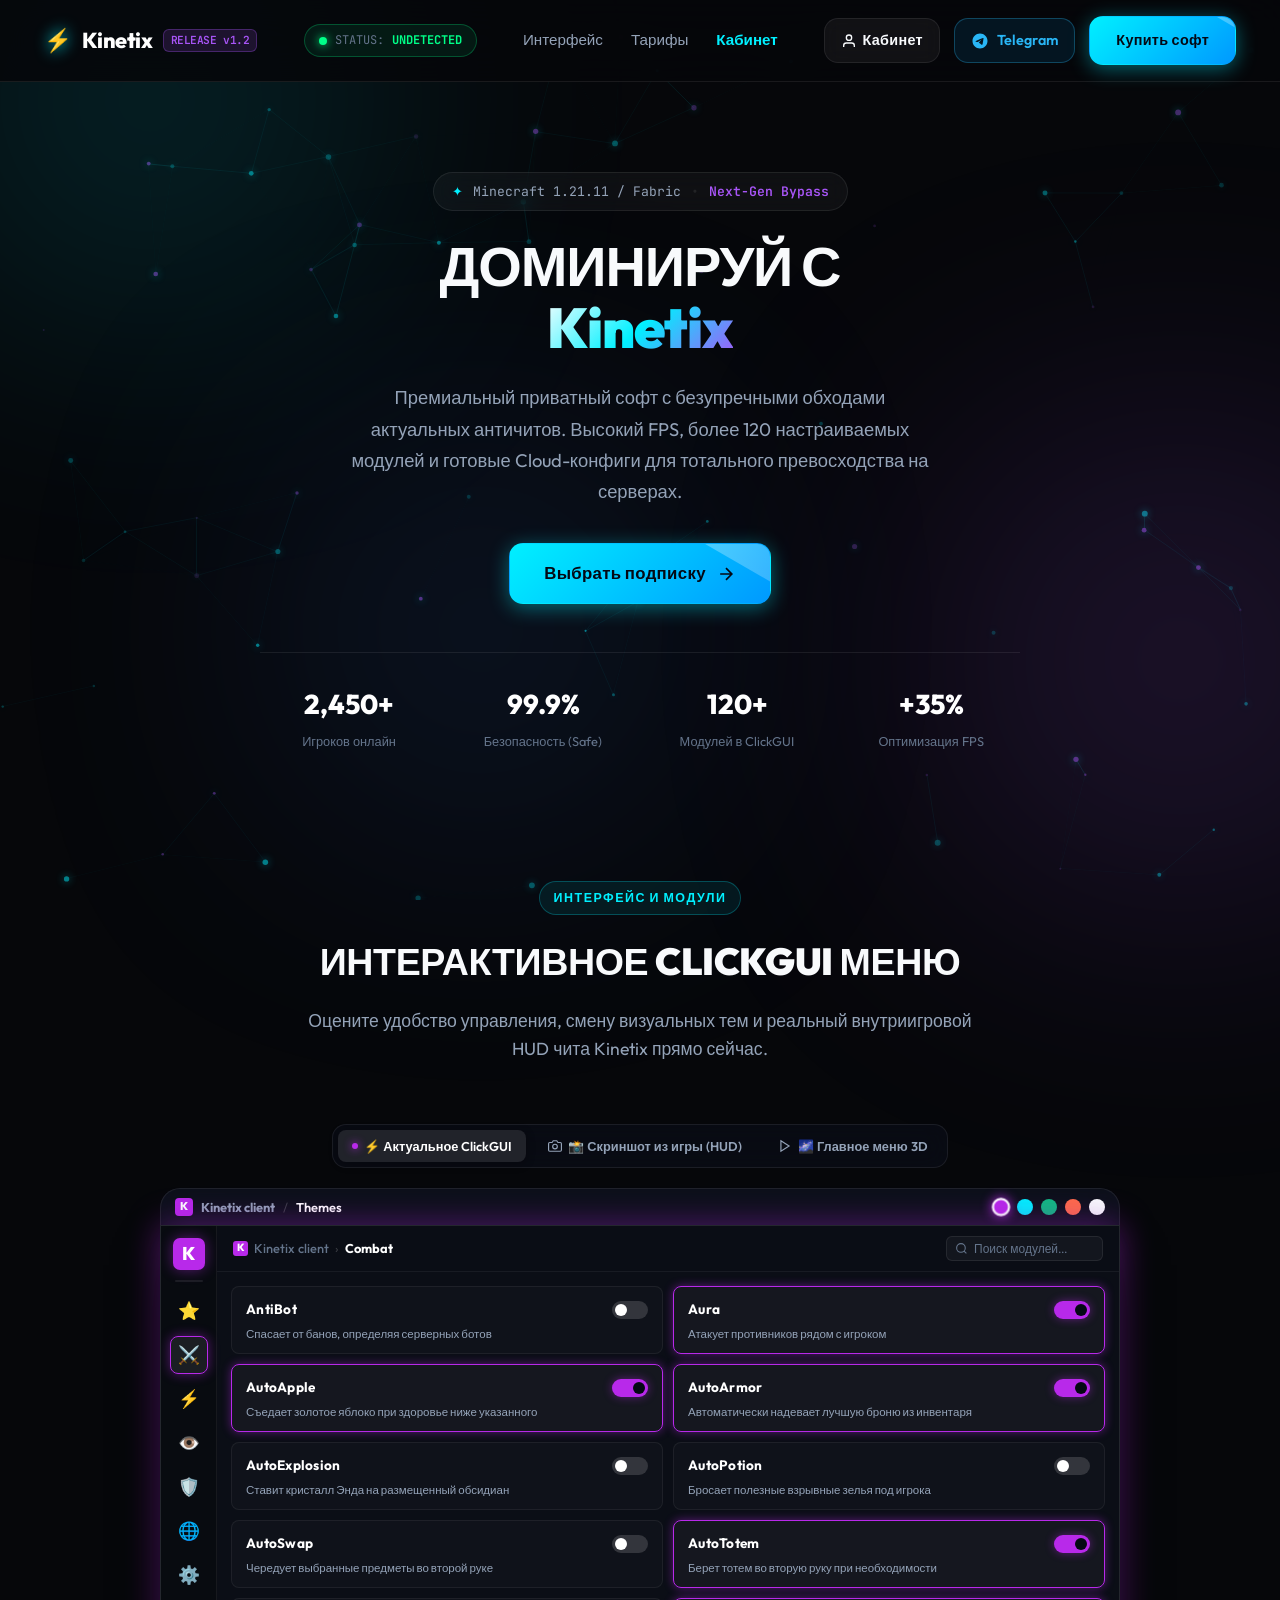
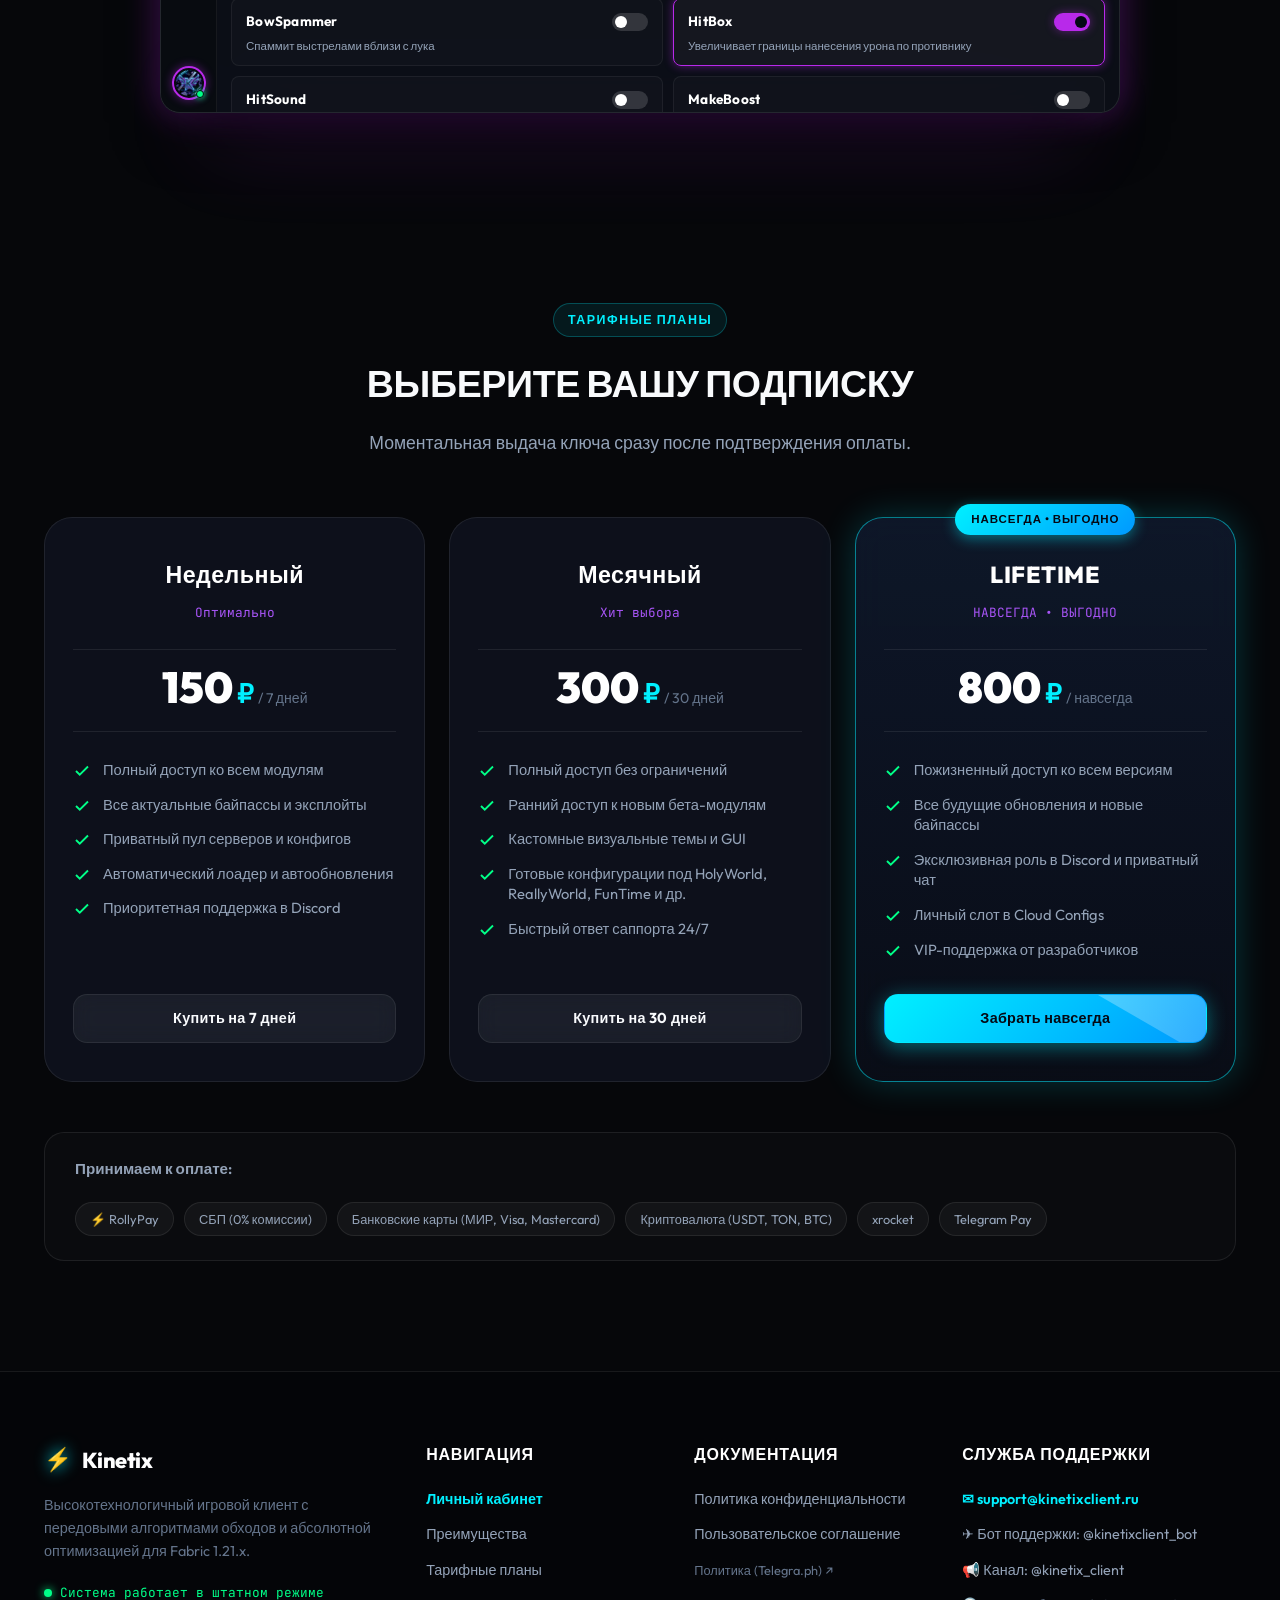
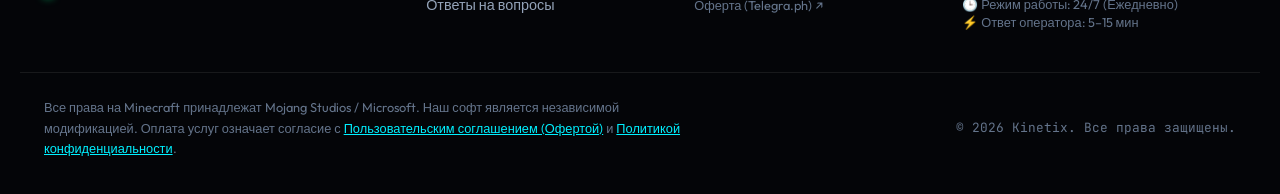
<file: index.html>
<!DOCTYPE html>
<html lang="ru">
<head>
  <meta charset="UTF-8">
  <meta name="viewport" content="width=device-width, initial-scale=1.0">
  <title>KINETIX CLIENT — Приватный софт для Minecraft 1.21.x</title>
  <meta name="description" content="Топовый приватный софт для Minecraft 1.21.x Fabric. Обходы GrimAC, Matrix, Vulcan. Высокий FPS, 120+ модулей, Cloud CFG.">
  <link rel="icon" type="image/svg+xml" href="data:image/svg+xml,<svg xmlns='http://www.w3.org/2000/svg' viewBox='0 0 100 100'><text y='.9em' font-size='90'>⚡</text></svg>">
  <link rel="preconnect" href="https://fonts.googleapis.com">
  <link rel="preconnect" href="https://fonts.gstatic.com" crossorigin>
  <link href="https://fonts.googleapis.com/css2?family=Orbitron:wght@500;700;800;900&family=Syne:wght@700;800&family=Outfit:wght@300;400;500;600;700;800;900&family=JetBrains+Mono:wght@400;500;700&display=swap" rel="stylesheet">
  <link rel="stylesheet" href="styles.css">
  <script>
    // Автоматическая нормализация красивых URL (убирает .html и /index.html)
    (function() {
      try {
        var p = window.location.pathname;
        if (p.endsWith("/index.html")) {
          var clean = p.replace(/\/index\.html$/, "/") + window.location.search + window.location.hash;
          window.history.replaceState(null, "", clean || "/");
        } else if (p.endsWith(".html")) {
          var clean = p.replace(/\.html$/, "") + window.location.search + window.location.hash;
          window.history.replaceState(null, "", clean);
        }
      } catch(e) {}
    })();
  </script>
</head>
<body>
  <!-- Canvas для анимированных неоновых кибер-частиц -->
  <canvas id="cyberCanvas"></canvas>

  <!-- Фоновые неоновые световые пятна (Glow Orbs) -->
  <div class="glow-orb orb-1"></div>
  <div class="glow-orb orb-2"></div>
  <div class="glow-orb orb-3"></div>

  <!-- Навигация -->
  <header class="navbar">
    <div class="container nav-container">
      <a href="#" class="logo">
        <span class="logo-icon">⚡</span>
        <span class="logo-text" id="logoText">KINETIX</span>
        <span class="logo-badge" id="logoBadge">v1.2</span>
      </a>

      <div class="status-pill">
        <span class="status-dot"></span>
        <span class="status-title">STATUS:</span>
        <span class="status-value" id="navStatus">UNDETECTED</span>
      </div>

      <nav class="nav-links" id="navLinks">
        <a href="#clickgui">Интерфейс</a>
        <!-- <a href="#features">Преимущества</a> -->
        <!-- <a href="#modules">Модули</a> -->
        <a href="#pricing">Тарифы</a>
        <!-- <a href="#faq">FAQ</a> -->
        <a href="dashboard" style="color: var(--neon-cyan); font-weight: 600;">Кабинет</a>
      </nav>

      <div class="nav-actions">
        <a href="dashboard" class="btn btn-secondary" id="navDashBtn" style="display: inline-flex; align-items: center; gap: 6px; padding: 10px 16px;">
          <svg width="16" height="16" viewBox="0 0 24 24" fill="none" stroke="currentColor" stroke-width="2">
            <path d="M20 21v-2a4 4 0 0 0-4-4H8a4 4 0 0 0-4 4v2"></path>
            <circle cx="12" cy="7" r="4"></circle>
          </svg>
          <span id="navDashText">Кабинет</span>
        </a>
        <a href="#" class="btn-community tg-btn" id="navTelegram" target="_blank" rel="noopener">
          <svg width="18" height="18" viewBox="0 0 24 24" fill="currentColor">
            <path d="M12 2C6.48 2 2 6.48 2 12s4.48 10 10 10 10-4.48 10-10S17.52 2 12 2zm4.64 6.8c-.15 1.58-.8 5.42-1.13 7.19-.14.75-.42 1-.68 1.03-.58.05-1.02-.38-1.58-.75-.88-.58-1.38-.94-2.23-1.5-.99-.65-.35-1.01.22-1.59.15-.15 2.71-2.48 2.76-2.69a.2.2 0 00-.05-.18c-.06-.05-.14-.03-.21-.02-.09.02-1.49.95-4.22 2.79-.4.27-.76.41-1.08.4-.36-.01-1.04-.2-1.55-.37-.63-.2-1.12-.31-1.08-.66.02-.18.27-.36.75-.55 2.92-1.27 4.86-2.11 5.83-2.51 2.78-1.16 3.35-1.36 3.73-1.36.08 0 .27.02.39.12.1.08.13.19.14.27-.01.06.01.24 0 .38z"/>
          </svg>
          Telegram
        </a>
        <a href="#pricing" class="btn btn-primary btn-glow">Купить софт</a>
        <button class="burger-btn" id="burgerBtn" aria-label="Меню">
          <span></span>
          <span></span>
          <span></span>
        </button>
      </div>
    </div>
  </header>

  <!-- Hero секция -->
  <section class="hero-section">
    <div class="container hero-grid">
      <div class="hero-content">
        <div class="hero-tag">
          <span class="tag-sparkle">✦</span>
          <span id="heroGameVersion">Minecraft 1.21.x / Fabric</span>
          <span class="tag-divider">•</span>
          <span class="tag-accent">Next-Gen Bypass</span>
        </div>

        <h1 class="hero-title">
          ДОМИНИРУЙ С <br>
          <span class="gradient-text neon-pulse" id="heroClientName">KINETIX</span>
        </h1>

        <p class="hero-subtitle">
          Премиальный приватный софт с безупречными обходами актуальных античитов. Высокий FPS, более 120 настраиваемых модулей и готовые Cloud-конфиги для тотального превосходства на серверах.
        </p>

        <div class="hero-cta-group">
          <a href="#pricing" class="btn btn-primary btn-xl btn-glow">
            <span>Выбрать подписку</span>
            <svg width="20" height="20" viewBox="0 0 24 24" fill="none" stroke="currentColor" stroke-width="2">
              <path d="M5 12h14M12 5l7 7-7 7"/>
            </svg>
          </a>
          <!-- <a href="#" class="btn btn-secondary btn-xl" id="heroDiscord" target="_blank" rel="noopener">
            <svg width="20" height="20" viewBox="0 0 24 24" fill="currentColor">
              <path d="M20.317 4.37a19.791 19.791 0 0 0-4.885-1.515.074.074 0 0 0-.079.037c-.21.375-.444.864-.608 1.25a18.27 18.27 0 0 0-5.487 0 12.64 12.64 0 0 0-.617-1.25.077.077 0 0 0-.079-.037A19.736 19.736 0 0 0 3.677 4.37a.07.07 0 0 0-.032.027C.533 9.046-.32 13.58.099 18.057a.082.082 0 0 0 .031.057 19.9 19.9 0 0 0 5.993 3.03.078.078 0 0 0 .084-.028 14.09 14.09 0 0 0 1.226-1.994.076.076 0 0 0-.041-.106 13.107 13.107 0 0 1-1.872-.892.077.077 0 0 1-.008-.128 10.2 10.2 0 0 0 .372-.292.074.074 0 0 1 .077-.01c3.929 1.793 8.18 1.793 12.061 0a.074.074 0 0 1 .078.01c.12.098.246.198.373.292a.077.077 0 0 1-.006.127 12.299 12.299 0 0 1-1.873.894.077.077 0 0 0-.041.107c.36.698.772 1.362 1.225 1.993a.076.076 0 0 0 .084.028 19.839 19.839 0 0 0 6.002-3.03.077.077 0 0 0 .032-.054c.5-5.177-.838-9.674-3.549-13.66a.061.061 0 0 0-.031-.028zM8.02 15.33c-1.183 0-2.157-1.085-2.157-2.419 0-1.333.956-2.419 2.157-2.419 1.21 0 2.176 1.096 2.157 2.42 0 1.333-.956 2.418-2.157 2.418zm7.975 0c-1.183 0-2.157-1.085-2.157-2.419 0-1.333.955-2.419 2.157-2.419 1.21 0 2.176 1.096 2.157 2.42 0 1.333-.946 2.418-2.157 2.418z"/>
            </svg>
            <span>Discord сообщество</span>
          </a> -->
        </div>

        <div class="hero-stats">
          <div class="stat-card">
            <div class="stat-num" id="statUsers">2,450+</div>
            <div class="stat-label">Игроков онлайн</div>
          </div>
          <div class="stat-card">
            <div class="stat-num neon-green" id="statBypasses">99.9%</div>
            <div class="stat-label">Безопасность (Safe)</div>
          </div>
          <div class="stat-card">
            <div class="stat-num" id="statModules">120+</div>
            <div class="stat-label">Модулей в ClickGUI</div>
          </div>
          <div class="stat-card">
            <div class="stat-num neon-cyan" id="statFps">+35%</div>
            <div class="stat-label">Оптимизация FPS</div>
          </div>
        </div>
      </div>
    </div>
  </section>

  <!-- Презентация актуального меню чита Kinetix (ClickGUI Showcase) -->
  <section class="section gui-showcase-section" id="clickgui">
    <div class="container">
      <div class="section-header">
        <span class="badge-sub">ИНТЕРФЕЙС И МОДУЛИ</span>
        <h2 class="section-title">ИНТЕРАКТИВНОЕ CLICKGUI МЕНЮ</h2>
        <p class="section-desc">Оцените удобство управления, смену визуальных тем и реальный внутриигровой HUD чита Kinetix прямо сейчас.</p>
      </div>

      <div class="gui-showcase-wrapper">
        <!-- Переключатель режимов презентации -->
        <div class="preview-mode-bar">
          <button class="preview-mode-btn active" data-view="clickgui">
            <span class="btn-dot"></span>
            <span>⚡ Актуальное ClickGUI</span>
          </button>
          <button class="preview-mode-btn" data-view="screenshot">
            <svg width="14" height="14" viewBox="0 0 24 24" fill="none" stroke="currentColor" stroke-width="2"><path d="M23 19a2 2 0 0 1-2 2H3a2 2 0 0 1-2-2V8a2 2 0 0 1 2-2h4l2-3h6l2 3h4a2 2 0 0 1 2 2z"/><circle cx="12" cy="13" r="4"/></svg>
            <span>📸 Скриншот из игры (HUD)</span>
          </button>
          <button class="preview-mode-btn" data-view="mainmenu">
            <svg width="14" height="14" viewBox="0 0 24 24" fill="none" stroke="currentColor" stroke-width="2"><polygon points="5 3 19 12 5 21 5 3"/></svg>
            <span>🌌 Главное меню 3D</span>
          </button>
        </div>

        <div class="preview-view active" id="viewClickGui">

          <!-- Верхняя плашка выбора тем оформления (Theme Bar из Gui.java) -->
          <div class="clickgui-theme-bar">
            <div class="theme-bar-left">
              <span class="theme-k-badge">K</span>
              <span class="theme-title">Kinetix client</span>
              <span class="theme-sep">/</span>
              <span class="theme-sub">Themes</span>
            </div>
            <div class="theme-palette">
              <button class="theme-dot active" data-color="#b829ea" data-glow="rgba(184, 41, 234, 0.45)" title="Neon Violet" style="--c: #b829ea;"></button>
              <button class="theme-dot" data-color="#00f0ff" data-glow="rgba(0, 240, 255, 0.45)" title="Cyber Cyan" style="--c: #00f0ff;"></button>
              <button class="theme-dot" data-color="#10b981" data-glow="rgba(16, 185, 129, 0.45)" title="Emerald Green" style="--c: #10b981;"></button>
              <button class="theme-dot" data-color="#ff6b4a" data-glow="rgba(255, 107, 74, 0.45)" title="Sunset Coral" style="--c: #ff6b4a;"></button>
              <button class="theme-dot" data-color="#f8fafc" data-glow="rgba(248, 250, 252, 0.35)" title="Monochrome White" style="--c: #f8fafc;"></button>
            </div>
          </div>

          <!-- Главное окно ClickGUI чита -->
          <div class="gui-window-wrapper">
            <div class="gui-window actual-clickgui">
              <div class="clickgui-layout">
                <!-- Сайдбар чита: буква K в левом верхнем углу и аватарка в нижнем углу -->
                <div class="clickgui-sidebar">
                  <div class="sidebar-top">
                    <!-- Буква K в левом верхнем углу меню чита -->
                    <div class="sidebar-k-logo" title="Kinetix Client">K</div>
                    <div class="sidebar-divider"></div>
                    <!-- Иконки категорий (Combat, Move, Render, Player, World, Configs) -->
                    <div class="sidebar-categories">
                      <button class="cat-btn" data-category="all" title="Все функции (106 функций)">
                        <span class="cat-icon">⭐</span>
                        <span class="cat-label">All</span>
                      </button>
                      <button class="cat-btn active" data-category="combat" title="Combat (Бой • 19)">
                        <span class="cat-icon">⚔️</span>
                        <span class="cat-label">Combat</span>
                      </button>
                      <button class="cat-btn" data-category="movement" title="Movement (Движение • 18)">
                        <span class="cat-icon">⚡</span>
                        <span class="cat-label">Move</span>
                      </button>
                      <button class="cat-btn" data-category="render" title="Render (Визуалы / ESP • 25)">
                        <span class="cat-icon">👁️</span>
                        <span class="cat-label">Render</span>
                      </button>
                      <button class="cat-btn" data-category="player" title="Player (Игрок • 14)">
                        <span class="cat-icon">🛡️</span>
                        <span class="cat-label">Player</span>
                      </button>
                      <button class="cat-btn" data-category="world" title="World & Util (Мир и Утилиты • 25)">
                        <span class="cat-icon">🌐</span>
                        <span class="cat-label">World</span>
                      </button>
                      <button class="cat-btn" data-category="configs" title="Configs (Конфиги • 5)">
                        <span class="cat-icon">⚙️</span>
                        <span class="cat-label">Configs</span>
                      </button>
                    </div>
                  </div>

                  <!-- Аватарка в левом нижнем углу меню (актуальный арт Kinetix) -->
                  <div class="sidebar-bottom">
                    <div class="clickgui-avatar-box" title="Профиль: btw1o (Владелец Kinetix)">
                      <img src="images/avatar.png" alt="Kinetix Avatar" class="clickgui-avatar-img">
                      <span class="avatar-online-dot"></span>
                    </div>
                  </div>
                </div>

                <!-- Основная рабочая область меню -->
                <div class="clickgui-main">
                  <!-- Верхняя полоса навигации и поиска -->
                  <div class="clickgui-header">
                    <div class="header-breadcrumb">
                      <span class="breadcrumb-k">K</span>
                      <span class="breadcrumb-client">Kinetix client</span>
                      <span class="breadcrumb-arrow">›</span>
                      <span class="breadcrumb-cat" id="guiActiveCatTitle">Combat</span>
                    </div>

                    <div class="header-search">
                      <svg width="13" height="13" viewBox="0 0 24 24" fill="none" stroke="currentColor" stroke-width="2"><circle cx="11" cy="11" r="8"/><line x1="21" y1="21" x2="16.65" y2="16.65"/></svg>
                      <input type="text" id="guiSearchInput" placeholder="Поиск модулей..." autocomplete="off">
                    </div>
                  </div>

                  <!-- Двухколоночный грид модулей чита -->
                  <div class="clickgui-modules-container" id="clickguiModulesGrid">
                    <!-- Заполняется скриптом из актуальной базы модулей -->
                  </div>

                </div>
              </div>
            </div>
            <div class="gui-glow-shadow" id="guiGlowShadow"></div>
          </div>
        </div>

        <!-- 2. Просмотр реального скриншота из игры (HUD + Водяной знак + ESP) -->
        <div class="preview-view" id="viewScreenshot" style="display: none;">
          <div class="screenshot-card">
            <div class="screenshot-header">
              <div class="sh-left">
                <span class="sh-badge-live">● LIVE SCREENSHOT</span>
                <span class="sh-title">Minecraft 1.21.4 (Fabric) — Kinetix Client HUD</span>
              </div>
              <a href="images/hud_preview.png" target="_blank" class="btn-open-full">
                <svg width="14" height="14" viewBox="0 0 24 24" fill="none" stroke="currentColor" stroke-width="2"><path d="M18 13v6a2 2 0 0 1-2 2H5a2 2 0 0 1-2-2V8a2 2 0 0 1 2-2h6"/><polyline points="15 3 21 3 21 9"/><line x1="10" y1="14" x2="21" y2="3"/></svg>
                В полном размере
              </a>
            </div>
            <div class="screenshot-img-box">
              <img src="images/hud_preview.png" alt="Kinetix Client In-game HUD" class="real-mc-screenshot">
              <div class="screenshot-pin pin-watermark">
                <div class="pin-dot"></div>
                <div class="pin-popup">Новый логотип K и водяной знак Kinetix client</div>
              </div>
              <div class="screenshot-pin pin-potions">
                <div class="pin-dot"></div>
                <div class="pin-popup">Статус активных зелий и эффектов</div>
              </div>
              <div class="screenshot-pin pin-esp">
                <div class="pin-dot"></div>
                <div class="pin-popup">ESP подсветка предметов и трассеры</div>
              </div>
            </div>
          </div>
        </div>

        <!-- 3. Просмотр 3D Главного меню чита -->
        <div class="preview-view" id="viewMainMenu" style="display: none;">
          <div class="screenshot-card">
            <div class="screenshot-header">
              <div class="sh-left">
                <span class="sh-badge-menu">★ 3D NEON DESIGN</span>
                <span class="sh-title">Фирменное главное меню и экран AltManager Kinetix</span>
              </div>
              <a href="images/banner.png" target="_blank" class="btn-open-full">
                <svg width="14" height="14" viewBox="0 0 24 24" fill="none" stroke="currentColor" stroke-width="2"><path d="M18 13v6a2 2 0 0 1-2 2H5a2 2 0 0 1-2-2V8a2 2 0 0 1 2-2h6"/><polyline points="15 3 21 3 21 9"/><line x1="10" y1="14" x2="21" y2="3"/></svg>
                В полном размере
              </a>
            </div>
            <div class="screenshot-img-box">
              <img src="images/banner.png" alt="Kinetix Client 3D Main Menu" class="real-mc-screenshot">
            </div>
          </div>
        </div>
      </div>
    </div>
  </section>

  <!-- Секция преимуществ (сохранена в коде, но скрыта по запросу) -->
  <section class="section" id="features" style="display: none;">
    <div class="container">
      <div class="section-header">
        <span class="badge-sub">ПРЕИМУЩЕСТВА</span>
        <h2 class="section-title">ПОЧЕМУ ВЫБИРАЮТ НАШ СОФТ</h2>
        <p class="section-desc">Максимальный упор на скрытность, стабильность и непревзойденное удобство настройки.</p>
      </div>

      <div class="features-grid">
        <div class="feature-card">
          <div class="feature-icon-box cyan">
            <svg width="28" height="28" viewBox="0 0 24 24" fill="none" stroke="currentColor" stroke-width="2">
              <path d="M12 22s8-4 8-10V5l-8-3-8 3v7c0 6 8 10 8 10z"/>
            </svg>
          </div>
          <h3>Актуальные обходы (Grim & Matrix)</h3>
          <p>Постоянный реверс-инжиниринг античитов. Модули работают без киков, флагов и теневых детектов на топ проектах.</p>
          <div class="card-glow"></div>
        </div>

        <div class="feature-card">
          <div class="feature-icon-box purple">
            <svg width="28" height="28" viewBox="0 0 24 24" fill="none" stroke="currentColor" stroke-width="2">
              <polygon points="13 2 3 14 12 14 11 22 21 10 12 10 13 2"/>
            </svg>
          </div>
          <h3>Прирост FPS & Zero Lag</h3>
          <p>Собственный многопоточный рендер без просадок кадров даже во время массивных замесов на спавне и анархии.</p>
          <div class="card-glow"></div>
        </div>

        <div class="feature-card">
          <div class="feature-icon-box green">
            <svg width="28" height="28" viewBox="0 0 24 24" fill="none" stroke="currentColor" stroke-width="2">
              <circle cx="12" cy="12" r="10"/>
              <polyline points="12 6 12 12 16 14"/>
            </svg>
          </div>
          <h3>Мгновенный запуск и авто-обновления</h3>
          <p>Вам не нужно мучаться со сложной установкой. Запуск в один клик, автоматическая подгрузка свежих фиксов.</p>
          <div class="card-glow"></div>
        </div>

        <div class="feature-card">
          <div class="feature-icon-box pink">
            <svg width="28" height="28" viewBox="0 0 24 24" fill="none" stroke="currentColor" stroke-width="2">
              <path d="M17.5 19H9a7 7 0 1 1 6.71-9h1.79a4.5 4.5 0 1 1 0 9Z"/>
            </svg>
          </div>
          <h3>Облачные конфигурации (Cloud CFG)</h3>
          <p>Загружайте готовые идеальные конфиги от топ-игроков под популярные сервера в один клик прямо из меню чита.</p>
          <div class="card-glow"></div>
        </div>
      </div>
    </div>
  </section>



  <!-- Секция модулей чита (сохранена в коде, но скрыта от отображения) -->
  <section class="section modules-section" id="modules" style="display: none;">
    <div class="container">
      <div class="section-header">
        <span class="badge-sub">ФУНКЦИОНАЛ</span>
        <h2 class="section-title">АРСЕНАЛ ИЗ 120+ МОДУЛЕЙ</h2>
        <p class="section-desc">Гибкая система настроек под любой стиль игры: от легитного PvP до жесткого рейдж-режима.</p>
      </div>

      <!-- Фильтр категорий -->
      <div class="module-filter-bar">
        <button class="filter-btn active" data-category="all">Все модули</button>
        <button class="filter-btn" data-category="combat">⚔️ Combat</button>
        <button class="filter-btn" data-category="movement">⚡ Movement</button>
        <button class="filter-btn" data-category="render">👁️ Visuals</button>
        <button class="filter-btn" data-category="player">🛡️ Player</button>
        <button class="filter-btn" data-category="world">🌐 World</button>
      </div>

      <!-- Грид модулей (заполняется динамически из config.js) -->
      <div class="modules-grid" id="modulesGrid"></div>
    </div>
  </section>

  <!-- Секция тарифов -->
  <section class="section pricing-section" id="pricing">
    <div class="container">
      <div class="section-header">
        <span class="badge-sub">ТАРИФНЫЕ ПЛАНЫ</span>
        <h2 class="section-title">ВЫБЕРИТЕ ВАШУ ПОДПИСКУ</h2>
        <p class="section-desc">Моментальная выдача ключа сразу после подтверждения оплаты.</p>
      </div>

      <div class="pricing-grid" id="pricingGrid">
        <!-- Карточки тарифов генерируются через config.js -->
      </div>

      <!-- Способы оплаты баннер -->
      <div class="payment-methods-banner">
        <span class="methods-title">Принимаем к оплате:</span>
        <div class="methods-list">
          <span class="pay-chip">⚡ RollyPay</span>
          <span class="pay-chip">СБП (0% комиссии)</span>
          <span class="pay-chip">Банковские карты (МИР, Visa, Mastercard)</span>
          <span class="pay-chip">Криптовалюта (USDT, TON, BTC)</span>
          <span class="pay-chip">xrocket</span>
          <span class="pay-chip">Telegram Pay</span>
        </div>
      </div>
    </div>
  </section>

  <!-- FAQ секция (сохранена в коде, но скрыта от отображения) -->
  <section class="section faq-section" id="faq" style="display: none;">
    <div class="container faq-container">
      <div class="section-header">
        <span class="badge-sub">FAQ</span>
        <h2 class="section-title">ЧАСТО ЗАДАВАЕМЫЕ ВОПРОСЫ</h2>
        <p class="section-desc">Ответы на самые популярные вопросы по установке, функционалу и безопасности.</p>
      </div>

      <div class="faq-list" id="faqList">
        <!-- Аккордеон FAQ генерируется через config.js -->
      </div>
    </div>
  </section>

  <!-- CTA финальный блок (сохранен в коде, но скрыт по запросу) -->
  <section class="cta-banner-section" style="display: none;">
    <div class="container">
      <div class="cta-banner">
        <div class="cta-content">
          <h2>ГОТОВ ПЕРЕЙТИ НА НОВЫЙ УРОВЕНЬ?</h2>
          <p>Присоединяйся к тысячам довольных игроков прямо сейчас и забирай лучший клиент с гарантией качества.</p>
          <div class="cta-buttons">
            <a href="#pricing" class="btn btn-primary btn-xl btn-glow">Купить софт прямо сейчас</a>
            <a href="https://t.me/kinetixclient_bot" class="btn btn-secondary btn-xl" id="ctaTgBtn" target="_blank" rel="noopener">
              <svg width="20" height="20" viewBox="0 0 24 24" fill="currentColor" style="margin-right: 6px;">
                <path d="M12 2C6.48 2 2 6.48 2 12s4.48 10 10 10 10-4.48 10-10S17.52 2 12 2zm4.64 6.8c-.15 1.58-.8 5.42-1.13 7.19-.14.75-.42 1-.68 1.03-.58.05-1.02-.38-1.58-.75-.88-.58-1.38-.94-2.23-1.5-.99-.65-.35-1.01.22-1.59.15-.15 2.71-2.48 2.76-2.69a.2.2 0 00-.05-.18c-.06-.05-.14-.03-.21-.02-.09.02-1.49.95-4.22 2.79-.4.27-.76.41-1.08.4-.36-.01-1.04-.2-1.55-.37-.63-.2-1.12-.31-1.08-.66.02-.18.27-.36.75-.55 2.92-1.27 4.86-2.11 5.83-2.51 2.78-1.16 3.35-1.36 3.73-1.36.08 0 .27.02.39.12.1.08.13.19.14.27-.01.06.01.24 0 .38z"/>
              </svg>
              <span>Telegram бот</span>
            </a>
          </div>
        </div>
        <div class="cta-graphic">
          <div class="energy-circle"></div>
        </div>
      </div>
    </div>
  </section>

  <!-- Подвал сайта -->
  <footer class="footer">
    <div class="container footer-container">
      <div class="footer-col brand-col">
        <div class="logo">
          <span class="logo-icon">⚡</span>
          <span class="logo-text" id="footerLogoText">KINETIX</span>
        </div>
        <p class="footer-desc">
          Высокотехнологичный игровой клиент с передовыми алгоритмами обходов и абсолютной оптимизацией для Fabric 1.21.x.
        </p>
        <div class="footer-status">
          <span class="status-dot"></span> Система работает в штатном режиме
        </div>
      </div>

      <div class="footer-col">
        <h4>Навигация</h4>
        <ul class="footer-links">
          <li><a href="dashboard" style="color: var(--neon-cyan); font-weight: 600;">Личный кабинет</a></li>
          <li><a href="#features">Преимущества</a></li>
          <li><a href="#pricing">Тарифные планы</a></li>
          <li><a href="#faq">Ответы на вопросы</a></li>
        </ul>
      </div>

      <div class="footer-col">
        <h4>Документация</h4>
        <ul class="footer-links">
          <li><a href="privacy.html" id="footerPrivacy">Политика конфиденциальности</a></li>
          <li><a href="terms.html" id="footerTerms">Пользовательское соглашение</a></li>
          <li><a href="https://telegra.ph/POLITIKA-KONFIDENCIALNOSTI-08-12-99" target="_blank" rel="noopener" style="font-size: 0.8rem; color: var(--text-muted);">Политика (Telegra.ph) ↗</a></li>
          <li><a href="https://telegra.ph/PUBLICHNAYA-OFERTA-08-12-15" target="_blank" rel="noopener" style="font-size: 0.8rem; color: var(--text-muted);">Оферта (Telegra.ph) ↗</a></li>
        </ul>
      </div>

      <div class="footer-col">
        <h4>Служба поддержки</h4>
        <ul class="footer-links">
          <li><a href="mailto:support@kinetixclient.ru" id="footerEmail" style="color: var(--neon-cyan); font-weight: 600;">✉ support@kinetixclient.ru</a></li>
          <li><a href="https://t.me/kinetixclient_bot" id="footerTgSupport" target="_blank" rel="noopener">✈ Бот поддержки: @kinetixclient_bot</a></li>
          <li><a href="https://t.me/kinetix_client" id="footerTgChannel" target="_blank" rel="noopener">📢 Канал: @kinetix_client</a></li>
          <li style="font-size: 0.8rem; color: var(--text-muted); line-height: 1.4; margin-top: 4px;">
            🕒 Режим работы: 24/7 (Ежедневно)<br>⚡ Ответ оператора: 5–15 мин
          </li>
        </ul>
      </div>
    </div>

    <!-- Нижняя полоса с дисклеймером и копирайтом -->
    <div class="container" style="border-top: 1px solid var(--border-subtle); padding-top: 24px; margin-top: 10px; display: flex; justify-content: space-between; align-items: center; flex-wrap: wrap; gap: 16px;">
      <p class="disclaimer-text" style="margin-bottom: 0; max-width: 650px;">
        Все права на Minecraft принадлежат Mojang Studios / Microsoft. Наш софт является независимой модификацией. Оплата услуг означает согласие с <a href="terms.html" style="color: var(--neon-cyan);">Пользовательским соглашением (Офертой)</a> и <a href="privacy.html" style="color: var(--neon-cyan);">Политикой конфиденциальности</a>.
      </p>
      <div class="copyright">
        © 2026 <span id="footerClientName">KINETIX</span>. Все права защищены.
      </div>
    </div>
  </footer>

  <!-- Модальное окно покупки (Purchase Modal) -->
  <div class="modal-overlay" id="purchaseModal">
    <div class="modal-card">
      <button class="modal-close" id="modalClose" aria-label="Закрыть">✕</button>

      <div class="modal-header">
        <div class="modal-badge" id="modalPlanBadge">Тариф</div>
        <h3 class="modal-title" id="modalPlanName">Оформление подписки</h3>
        <div class="modal-price-tag">
          К оплате: <span class="modal-price" id="modalPlanPrice">499 ₽</span>
        </div>
        <div class="modal-user-pill" style="margin-top: 10px; display: inline-flex; align-items: center; gap: 6px; background: rgba(0, 240, 255, 0.08); border: 1px solid rgba(0, 240, 255, 0.2); border-radius: 20px; padding: 4px 12px; font-size: 0.82rem; color: #a1a1aa;">
          <span>Покупатель:</span> <strong id="modalUserName" style="color: var(--neon-cyan);">—</strong>
        </div>
      </div>

      <div class="modal-body">
        <p class="modal-instructions">
          Выберите удобный способ оплаты подписки:
        </p>

        <div class="payment-options">
          <button type="button" class="pay-option site-option" id="modalPaySite">
            <div class="pay-option-icon">
              <svg width="22" height="22" viewBox="0 0 24 24" fill="none" stroke="currentColor" stroke-width="2">
                <rect x="2" y="5" width="20" height="14" rx="2"/>
                <line x1="2" y1="10" x2="22" y2="10"/>
              </svg>
            </div>
            <div class="pay-option-text">
              <strong id="modalPaySiteTitle">💳 Оплатить на сайте</strong>
              <span id="modalPaySiteSub">СБП (0%), Карты РФ (МИР), Криптовалюта, xrocket</span>
            </div>
            <span class="pay-arrow" id="sitePayArrow">→</span>
          </button>

          <a href="#" class="pay-option tg-option" id="modalPayTg" target="_blank" rel="noopener">
            <div class="pay-option-icon">
              <svg width="22" height="22" viewBox="0 0 24 24" fill="currentColor">
                <path d="M12 2C6.48 2 2 6.48 2 12s4.48 10 10 10 10-4.48 10-10S17.52 2 12 2zm4.64 6.8c-.15 1.58-.8 5.42-1.13 7.19-.14.75-.42 1-.68 1.03-.58.05-1.02-.38-1.58-.75-.88-.58-1.38-.94-2.23-1.5-.99-.65-.35-1.01.22-1.59.15-.15 2.71-2.48 2.76-2.69a.2.2 0 00-.05-.18c-.06-.05-.14-.03-.21-.02-.09.02-1.49.95-4.22 2.79-.4.27-.76.41-1.08.4-.36-.01-1.04-.2-1.55-.37-.63-.2-1.12-.31-1.08-.66.02-.18.27-.36.75-.55 2.92-1.27 4.86-2.11 5.83-2.51 2.78-1.16 3.35-1.36 3.73-1.36.08 0 .27.02.39.12.1.08.13.19.14.27-.01.06.01.24 0 .38z"/>
              </svg>
            </div>
            <div class="pay-option-text">
              <strong>✈️ Оплатить через Telegram</strong>
              <span>Быстрый счет в боте @kinetixclient_bot</span>
            </div>
            <span class="pay-arrow">→</span>
          </a>
        </div>

        <div class="modal-legal-notice" style="margin-top: 14px; margin-bottom: 12px; font-size: 0.78rem; color: var(--text-muted); text-align: center; line-height: 1.5;">
          Нажимая кнопку оплаты, вы подтверждаете согласие с <a href="terms.html" target="_blank" style="color: var(--neon-cyan); text-decoration: underline;">Пользовательским соглашением</a> и <a href="privacy.html" target="_blank" style="color: var(--neon-cyan); text-decoration: underline;">Политикой конфиденциальности</a>.
        </div>

        <div class="modal-footer-note">
          <svg width="16" height="16" viewBox="0 0 24 24" fill="none" stroke="currentColor" stroke-width="2">
            <rect x="3" y="11" width="18" height="11" rx="2" ry="2"/>
            <path d="M7 11V7a5 5 0 0 1 10 0v4"/>
          </svg>
          Выдача лицензионного ключа происходит автоматически сразу после проверки транзакции.
        </div>
      </div>
    </div>
  </div>

  <!-- Скрипты -->
  <script src="config.js?v=2.3"></script>
  <script src="script.js?v=2.3"></script>
</body>
</html>
</file>
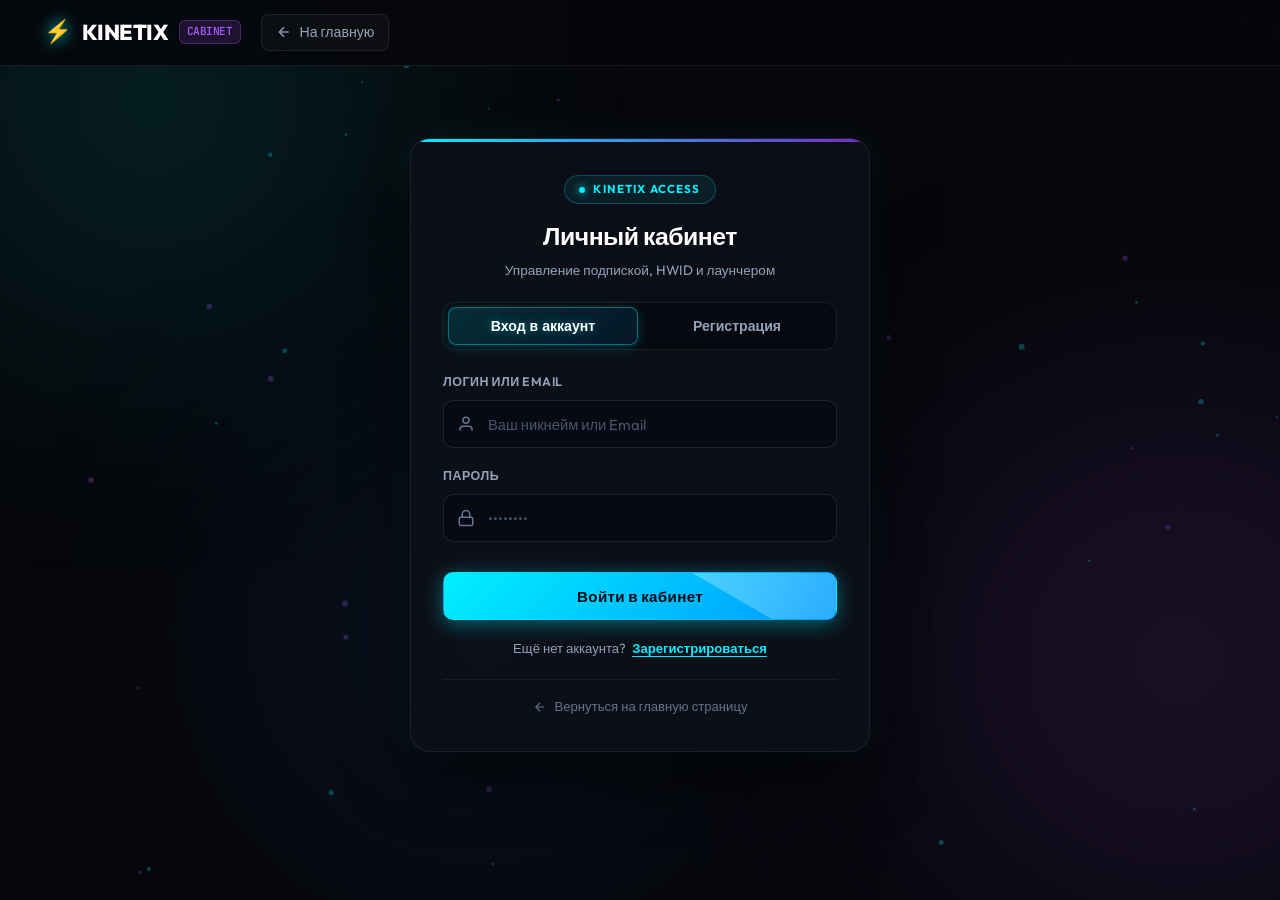
<file: dashboard.html>
<!DOCTYPE html>
<html lang="ru">
<head>
  <meta charset="UTF-8">
  <meta name="viewport" content="width=device-width, initial-scale=1.0">
  <title>Личный кабинет — KINETIX CLIENT</title>
  <link rel="icon" type="image/svg+xml" href="data:image/svg+xml,<svg xmlns='http://www.w3.org/2000/svg' viewBox='0 0 100 100'><text y='.9em' font-size='90'>⚡</text></svg>">
  <link rel="preconnect" href="https://fonts.googleapis.com">
  <link rel="preconnect" href="https://fonts.gstatic.com" crossorigin>
  <link href="https://fonts.googleapis.com/css2?family=Outfit:wght@300;400;500;600;700;800;900&family=JetBrains+Mono:wght@400;500;700&display=swap" rel="stylesheet">
  <link rel="stylesheet" href="styles.css">
  <link rel="stylesheet" href="dashboard.css">
  <script>
    // Автоматическая нормализация красивых URL (убирает .html и /index.html)
    (function() {
      try {
        var p = window.location.pathname;
        if (p.endsWith("/index.html")) {
          var clean = p.replace(/\/index\.html$/, "/") + window.location.search + window.location.hash;
          window.history.replaceState(null, "", clean || "/");
        } else if (p.endsWith(".html")) {
          var clean = p.replace(/\.html$/, "") + window.location.search + window.location.hash;
          window.history.replaceState(null, "", clean);
        }
      } catch(e) {}
    })();
  </script>
</head>
<body class="dash-body">
  <canvas id="cyberCanvas"></canvas>

  <div class="glow-orb orb-1"></div>
  <div class="glow-orb orb-2"></div>
  <div class="glow-orb orb-3"></div>

  <!-- Навигация Кабинета -->
  <header class="dash-navbar">
    <div class="container dash-nav-container">
      <div class="dash-nav-left">
        <a href="/" class="logo">
          <span class="logo-icon">⚡</span>
          <span class="logo-text">KINETIX</span>
          <span class="logo-badge">CABINET</span>
        </a>
        <a href="/" class="back-home-link">
          <svg width="16" height="16" viewBox="0 0 24 24" fill="none" stroke="currentColor" stroke-width="2">
            <line x1="19" y1="12" x2="5" y2="12"></line>
            <polyline points="12 19 5 12 12 5"></polyline>
          </svg>
          <span>На главную</span>
        </a>
      </div>

      <div class="dash-nav-user" id="navUserBox" style="display: none;">
        <div class="nav-user-chip" id="navUserChip">
          <img src="images/avatar.png" alt="Avatar" class="nav-avatar-mini" id="navAvatar" onerror="this.src='images/avatar.png'">
          <div class="nav-user-info">
            <span class="nav-username" id="navUsername">Player1337</span>
            <span class="nav-user-role" id="navUserRole">PRO LIFETIME</span>
          </div>
        </div>
        <button class="btn-logout" id="logoutBtn">
          <svg width="16" height="16" viewBox="0 0 24 24" fill="none" stroke="currentColor" stroke-width="2">
            <path d="M9 21H5a2 2 0 0 1-2-2V5a2 2 0 0 1 2-2h4"></path>
            <polyline points="16 17 21 12 16 7"></polyline>
            <line x1="21" y1="12" x2="9" y2="12"></line>
          </svg>
          <span>Выйти</span>
        </button>
      </div>
    </div>
  </header>

  <!-- Основной контейнер -->
  <main class="dash-main">
    <div class="container">

      <!-- 1. ЭКРАН АВТОРИЗАЦИИ (ЕСЛИ НЕ ЗАЛОГИНИЛСЯ) -->
      <div class="auth-wrapper" id="authScreen">
        <!-- Шапка формы -->
        <div class="auth-header">
          <div class="auth-brand-badge">
            <span class="badge-dot"></span>
            <span>KINETIX ACCESS</span>
          </div>
          <h2 class="auth-title">Личный кабинет</h2>
          <p class="auth-subtitle">Управление подпиской, HWID и лаунчером</p>
        </div>

        <div id="authNotice" class="auth-notice" style="display: none;"></div>

        <div class="auth-tabs">
          <button type="button" class="auth-tab-btn active" id="tabLoginBtn">Вход в аккаунт</button>
          <button type="button" class="auth-tab-btn" id="tabRegisterBtn">Регистрация</button>
        </div>

        <!-- Форма входа -->
        <form id="loginForm">
          <div class="form-group">
            <label for="loginUsername">Логин или Email</label>
            <div class="input-icon-wrap">
              <svg width="18" height="18" viewBox="0 0 24 24" fill="none" stroke="currentColor" stroke-width="2">
                <path d="M20 21v-2a4 4 0 0 0-4-4H8a4 4 0 0 0-4 4v2"></path>
                <circle cx="12" cy="7" r="4"></circle>
              </svg>
              <input type="text" class="dash-input" id="loginUsername" placeholder="Ваш никнейм или Email" autocomplete="username">
            </div>
          </div>

          <div class="form-group">
            <label for="loginPassword">Пароль</label>
            <div class="input-icon-wrap">
              <svg width="18" height="18" viewBox="0 0 24 24" fill="none" stroke="currentColor" stroke-width="2">
                <rect x="3" y="11" width="18" height="11" rx="2" ry="2"></rect>
                <path d="M7 11V7a5 5 0 0 1 10 0v4"></path>
              </svg>
              <input type="password" class="dash-input" id="loginPassword" placeholder="••••••••" autocomplete="current-password">
            </div>
          </div>

          <button type="submit" class="btn btn-primary btn-block btn-glow">Войти в кабинет</button>

          <div class="auth-switch-prompt">
            <span>Ещё нет аккаунта?</span>
            <button type="button" class="switch-link" id="linkToRegister">Зарегистрироваться</button>
          </div>
        </form>

        <!-- Форма регистрации -->
        <form id="registerForm" style="display: none;">
          <div class="form-group">
            <label for="regUsername">Желаемый логин</label>
            <div class="input-icon-wrap">
              <svg width="18" height="18" viewBox="0 0 24 24" fill="none" stroke="currentColor" stroke-width="2">
                <path d="M20 21v-2a4 4 0 0 0-4-4H8a4 4 0 0 0-4 4v2"></path>
                <circle cx="12" cy="7" r="4"></circle>
              </svg>
              <input type="text" class="dash-input" id="regUsername" placeholder="Ваш игровой никнейм" required autocomplete="username">
            </div>
          </div>

          <div class="form-group">
            <label for="regEmail">
              <span>Email адрес</span>
              <span class="label-hint">для восстановления</span>
            </label>
            <div class="input-icon-wrap">
              <svg width="18" height="18" viewBox="0 0 24 24" fill="none" stroke="currentColor" stroke-width="2">
                <path d="M4 4h16c1.1 0 2 .9 2 2v12c0 1.1-.9 2-2 2H4c-1.1 0-2-.9-2-2V6c0-1.1.9-2 2-2z"></path>
                <polyline points="22,6 12,13 2,6"></polyline>
              </svg>
              <input type="email" class="dash-input" id="regEmail" placeholder="name@example.com" autocomplete="email">
            </div>
          </div>

          <div class="form-group">
            <label for="regKey">
              <span>Лицензионный ключ</span>
              <span class="label-hint">если есть</span>
            </label>
            <div class="input-icon-wrap">
              <svg width="18" height="18" viewBox="0 0 24 24" fill="none" stroke="currentColor" stroke-width="2">
                <circle cx="7.5" cy="15.5" r="5.5"></circle>
                <path d="m21 2-9.6 9.6"></path>
                <path d="m15.5 7.5 3 3L22 7l-3-3"></path>
              </svg>
              <input type="text" class="dash-input" id="regKey" placeholder="KINETIX-XXXX-XXXX-XXXX" style="font-family: var(--font-mono); text-transform: uppercase;">
            </div>
          </div>

          <div class="form-group">
            <label for="regPassword">Пароль</label>
            <div class="input-icon-wrap">
              <svg width="18" height="18" viewBox="0 0 24 24" fill="none" stroke="currentColor" stroke-width="2">
                <rect x="3" y="11" width="18" height="11" rx="2" ry="2"></rect>
                <path d="M7 11V7a5 5 0 0 1 10 0v4"></path>
              </svg>
              <input type="password" class="dash-input" id="regPassword" placeholder="••••••••" required autocomplete="new-password">
            </div>
          </div>

          <button type="submit" class="btn btn-primary btn-block btn-glow">Создать аккаунт</button>

          <div class="auth-switch-prompt">
            <span>Уже есть аккаунт?</span>
            <button type="button" class="switch-link" id="linkToLogin">Войти в кабинет</button>
          </div>
        </form>

        <a href="/" class="auth-back-link">
          <svg width="14" height="14" viewBox="0 0 24 24" fill="none" stroke="currentColor" stroke-width="2">
            <line x1="19" y1="12" x2="5" y2="12"></line>
            <polyline points="12 19 5 12 12 5"></polyline>
          </svg>
          <span>Вернуться на главную страницу</span>
        </a>
      </div>

      <!-- 2. ЭКРАН ДАШБОРДА (КОГДА АВТОРИЗОВАН) -->
      <div class="dash-layout" id="dashScreen" style="display: none;">
        
        <!-- Сайдбар с навигацией -->
        <aside class="dash-sidebar">
          <div class="sidebar-profile">
            <div class="profile-avatar-box">
              <img src="images/avatar.png" alt="Avatar" class="profile-avatar-img" id="sideAvatar" onerror="this.src='images/avatar.png'">
              <span class="avatar-badge" title="Online"></span>
            </div>
            <h3 class="profile-username" id="sideUsername">Player1337</h3>
            <span class="profile-tag" id="sideUserTag">PRO LIFETIME</span>
          </div>

          <nav class="dash-menu">
            <button class="dash-menu-item active" data-tab="overview">
              <svg width="18" height="18" viewBox="0 0 24 24" fill="none" stroke="currentColor" stroke-width="2">
                <rect x="3" y="3" width="7" height="7"></rect>
                <rect x="14" y="3" width="7" height="7"></rect>
                <rect x="14" y="14" width="7" height="7"></rect>
                <rect x="3" y="14" width="7" height="7"></rect>
              </svg>
              <span>Обзор кабинета</span>
            </button>

            <button class="dash-menu-item" data-tab="downloads">
              <svg width="18" height="18" viewBox="0 0 24 24" fill="none" stroke="currentColor" stroke-width="2">
                <path d="M21 15v4a2 2 0 0 1-2 2H5a2 2 0 0 1-2-2v-4"></path>
                <polyline points="7 10 12 15 17 10"></polyline>
                <line x1="12" y1="15" x2="12" y2="3"></line>
              </svg>
              <span>Загрузки софта</span>
            </button>

            <button class="dash-menu-item" data-tab="license">
              <svg width="18" height="18" viewBox="0 0 24 24" fill="none" stroke="currentColor" stroke-width="2">
                <circle cx="7.5" cy="15.5" r="5.5"></circle>
                <path d="m21 2-9.6 9.6"></path>
                <path d="m15.5 7.5 3 3L22 7l-3-3"></path>
              </svg>
              <span>Ключи и подписка</span>
            </button>

            <button class="dash-menu-item" data-tab="hwid">
              <svg width="18" height="18" viewBox="0 0 24 24" fill="none" stroke="currentColor" stroke-width="2">
                <rect x="2" y="3" width="20" height="14" rx="2" ry="2"></rect>
                <line x1="8" y1="21" x2="16" y2="21"></line>
                <line x1="12" y1="17" x2="12" y2="21"></line>
              </svg>
              <span>Управление HWID</span>
            </button>

            <button class="dash-menu-item" data-tab="configs">
              <svg width="18" height="18" viewBox="0 0 24 24" fill="none" stroke="currentColor" stroke-width="2">
                <path d="M17.5 19H9a7 7 0 1 1 6.71-9h1.79a4.5 4.5 0 1 1 0 9Z"></path>
              </svg>
              <span>Cloud Конфиги</span>
            </button>

            <button class="dash-menu-item" data-tab="referrals">
              <svg width="18" height="18" viewBox="0 0 24 24" fill="none" stroke="currentColor" stroke-width="2">
                <path d="M16 21v-2a4 4 0 0 0-4-4H6a4 4 0 0 0-4 4v2"></path>
                <circle cx="9" cy="7" r="4"></circle>
                <path d="M22 21v-2a4 4 0 0 0-3-3.87"></path>
                <path d="M16 3.13a4 4 0 0 1 0 7.75"></path>
              </svg>
              <span>Рефералы (20%)</span>
            </button>

            <button class="dash-menu-item" data-tab="settings">
              <svg width="18" height="18" viewBox="0 0 24 24" fill="none" stroke="currentColor" stroke-width="2">
                <circle cx="12" cy="12" r="3"></circle>
                <path d="M19.4 15a1.65 1.65 0 0 0 .33 1.82l.06.06a2 2 0 0 1 0 2.83 2 2 0 0 1-2.83 0l-.06-.06a1.65 1.65 0 0 0-1.82-.33 1.65 1.65 0 0 0-1 1.51V21a2 2 0 0 1-2 2 2 2 0 0 1-2-2v-.09A1.65 1.65 0 0 0 9 19.4a1.65 1.65 0 0 0-1.82.33l-.06.06a2 2 0 0 1-2.83 0 2 2 0 0 1 0-2.83l.06-.06a1.65 1.65 0 0 0 .33-1.82 1.65 1.65 0 0 0-1.51-1H3a2 2 0 0 1-2-2 2 2 0 0 1 2-2h.09A1.65 1.65 0 0 0 4.6 9a1.65 1.65 0 0 0-.33-1.82l-.06-.06a2 2 0 0 1 0-2.83 2 2 0 0 1 2.83 0l.06.06a1.65 1.65 0 0 0 1.82.33H9a1.65 1.65 0 0 0 1-1.51V3a2 2 0 0 1 2-2 2 2 0 0 1 2 2v.09a1.65 1.65 0 0 0 1 1.51 1.65 1.65 0 0 0 1.82-.33l.06-.06a2 2 0 0 1 2.83 0 2 2 0 0 1 0 2.83l-.06.06a1.65 1.65 0 0 0-.33 1.82V9a1.65 1.65 0 0 0 1.51 1H21a2 2 0 0 1 2 2 2 2 0 0 1-2 2h-.09a1.65 1.65 0 0 0-1.51 1z"></path>
              </svg>
              <span>Настройки</span>
            </button>

            <!-- Кнопка Админ-панели (видна только Администратору) -->
            <button class="dash-menu-item admin-only-item" data-tab="admin" id="adminMenuBtn" style="display: none; background: rgba(255, 51, 102, 0.1); border: 1px solid rgba(255, 51, 102, 0.4);">
              <svg width="18" height="18" viewBox="0 0 24 24" fill="none" stroke="#ff3366" stroke-width="2">
                <path d="M12 2l3.09 6.26L22 9.27l-5 4.87 1.18 6.88L12 17.77l-6.18 3.25L7 14.14 2 9.27l6.91-1.01L12 2z"></path>
              </svg>
              <span style="color: #ffd700; font-weight: 700;">👑 Админ-Панель</span>
            </button>

            <!-- Блок поддержки и документов для банка -->
            <div style="margin-top: 24px; padding-top: 18px; border-top: 1px solid var(--border-subtle);">
              <div style="font-size: 0.72rem; text-transform: uppercase; letter-spacing: 0.5px; color: var(--text-muted); margin-bottom: 8px; padding-left: 10px;">
                Поддержка и правила
              </div>
              <a href="https://t.me/kinetixclient_bot" target="_blank" rel="noopener" class="dash-menu-item" style="text-decoration: none; margin-bottom: 4px;">
                <svg width="18" height="18" viewBox="0 0 24 24" fill="none" stroke="currentColor" stroke-width="2">
                  <path d="M21 11.5a8.38 8.38 0 0 1-.9 3.8 8.5 8.5 0 0 1-7.6 4.7 8.38 8.38 0 0 1-3.8-.9L3 21l1.9-5.7a8.38 8.38 0 0 1-.9-3.8 8.5 8.5 0 0 1 4.7-7.6 8.38 8.38 0 0 1 3.8-.9h.5a8.48 8.48 0 0 1 8 8v.5z"></path>
                </svg>
                <span>Поддержка 24/7</span>
              </a>
              <a href="mailto:support@kinetixclient.ru" class="dash-menu-item" style="text-decoration: none; font-size: 0.8rem; margin-bottom: 6px;">
                <svg width="18" height="18" viewBox="0 0 24 24" fill="none" stroke="currentColor" stroke-width="2">
                  <path d="M4 4h16c1.1 0 2 .9 2 2v12c0 1.1-.9 2-2 2H4c-1.1 0-2-.9-2-2V6c0-1.1.9-2 2-2z"></path>
                  <polyline points="22,6 12,13 2,6"></polyline>
                </svg>
                <span>support@kinetixclient.ru</span>
              </a>
              <div style="display: flex; gap: 8px; margin-top: 8px; padding-left: 10px; font-size: 0.75rem;">
                <a href="terms.html" target="_blank" style="color: var(--text-muted); text-decoration: none;">Оферта</a>
                <span style="color: var(--text-muted);">•</span>
                <a href="privacy.html" target="_blank" style="color: var(--text-muted); text-decoration: none;">Политика</a>
              </div>
            </div>
          </nav>
        </aside>

        <!-- Контентная область -->
        <div class="dash-content">

          <!-- 4 Верхние карточки статистики -->
          <div class="dash-stats-row">
            <div class="dash-stat-card">
              <div class="stat-icon-wrap">
                <svg width="22" height="22" viewBox="0 0 24 24" fill="none" stroke="currentColor" stroke-width="2">
                  <circle cx="12" cy="12" r="10"></circle>
                  <polyline points="12 6 12 12 16 14"></polyline>
                </svg>
              </div>
              <div class="dash-stat-info">
                <h4>Подписка</h4>
                <div class="dash-stat-val" id="statSubDays" style="color: #f43f5e;">0 дн.</div>
              </div>
            </div>

            <div class="dash-stat-card">
              <div class="stat-icon-wrap purple">
                <svg width="22" height="22" viewBox="0 0 24 24" fill="none" stroke="currentColor" stroke-width="2">
                  <rect x="2" y="3" width="20" height="14" rx="2" ry="2"></rect>
                  <line x1="8" y1="21" x2="16" y2="21"></line>
                  <line x1="12" y1="17" x2="12" y2="21"></line>
                </svg>
              </div>
              <div class="dash-stat-info">
                <h4>HWID Статус</h4>
                <div class="dash-stat-val" id="statHwidStatus" style="color: var(--neon-purple);">Не привязан</div>
              </div>
            </div>

            <div class="dash-stat-card">
              <div class="stat-icon-wrap green">
                <svg width="22" height="22" viewBox="0 0 24 24" fill="none" stroke="currentColor" stroke-width="2">
                  <path d="M17.5 19H9a7 7 0 1 1 6.71-9h1.79a4.5 4.5 0 1 1 0 9Z"></path>
                </svg>
              </div>
              <div class="dash-stat-info">
                <h4>Cloud Конфиги</h4>
                <div class="dash-stat-val" id="statConfigsCount" style="color: var(--neon-green);">0 шт.</div>
              </div>
            </div>
          </div>

          <!-- ВКЛАДКА 1: ОБЗОР -->
          <div class="dash-tab-pane active" id="tab_overview">
            <div class="sub-banner">
              <div class="sub-banner-left">
                <span class="sub-badge-large" id="subBadge" style="background: rgba(244, 63, 94, 0.2); color: #f43f5e;">НЕ АКТИВНА</span>
                <div>
                  <h2 class="sub-plan-title" id="subPlanName">Подписка не активирована</h2>
                  <p class="sub-plan-expiry" id="subExpiryText">Активируйте лицензионный ключ для разблокировки всех функций чита</p>
                </div>
              </div>
              <a href="#tab_license" class="btn btn-primary btn-glow" id="subBannerBtn">Оформить подписку</a>
            </div>

            <div class="dash-card">
              <div class="dash-card-header">
                <div class="card-title-group">
                  <div class="card-title-icon">⚡</div>
                  <h3>Быстрые действия</h3>
                </div>
              </div>
              <div class="downloads-grid" style="margin-bottom: 0;">
                <div class="dl-card" style="padding: 20px;">
                  <h4>Скачать Kinetix Launcher</h4>
                  <p class="dl-desc">Официальный автономный лаунчер Kinetix Client для Windows</p>
                  <a href="downloads/Kinetix-Launcher.exe" id="quickDownloadBtn" download="Kinetix Launcher.exe" class="btn btn-sm btn-primary">Скачать лаунчер (.exe)</a>
                </div>
                <div class="dl-card" style="padding: 20px;">
                  <div style="display: flex; justify-content: space-between; align-items: flex-start; margin-bottom: 6px;">
                    <h4 style="margin: 0;">Сброс привязки HWID</h4>
                    <span style="font-size: 0.75rem; background: rgba(0, 240, 255, 0.15); color: var(--neon-cyan); border: 1px solid rgba(0, 240, 255, 0.3); padding: 2px 8px; border-radius: 8px; font-weight: 700;">Бесплатно</span>
                  </div>
                  <p class="dl-desc">Перенесите чит на новый ПК • Сброс в 1 клик</p>
                  <button class="btn btn-sm btn-secondary" onclick="document.querySelector('[data-tab=hwid]').click()">Сбросить HWID</button>
                </div>
                <div class="dl-card" style="padding: 20px;">
                  <div style="display: flex; justify-content: space-between; align-items: flex-start; margin-bottom: 6px;">
                    <h4 style="margin: 0;">✈️ Telegram Бот</h4>
                    <span id="tgBoundBadge" style="font-size: 0.75rem; background: rgba(0, 240, 255, 0.15); color: var(--neon-cyan); border: 1px solid rgba(0, 240, 255, 0.3); padding: 2px 8px; border-radius: 8px; font-weight: 700;">Связать</span>
                  </div>
                  <p class="dl-desc">Свяжите аккаунт для оплаты в боте, сброса HWID и уведомлений</p>
                  <a href="https://t.me/kinetixclient_bot" id="quickTgBindBtn" target="_blank" rel="noopener" class="btn btn-sm btn-secondary" style="border-color: #0088cc; color: #00f0ff;">Привязать в Telegram</a>
                </div>
                <div class="dl-card" style="padding: 20px;">
                  <h4>Активировать промокод</h4>
                  <p class="dl-desc">Введите ключ для продления подписки</p>
                  <button class="btn btn-sm btn-secondary" onclick="document.querySelector('[data-tab=license]').click()">Активация</button>
                </div>
              </div>
            </div>

            <div class="dash-card">
              <div class="dash-card-header">
                <div class="card-title-group">
                  <div class="card-title-icon">🔔</div>
                  <h3>Список обновлений (Changelog v1.2.0)</h3>
                </div>
              </div>
              <ul style="list-style: none; display: flex; flex-direction: column; gap: 12px; color: var(--text-secondary); font-size: 0.95rem;">
                <li style="display: flex; gap: 10px; align-items: center;">
                  <span style="color: var(--neon-green);">✔</span>
                  <span>Обновлены байпассы под <strong>GrimAC 2.0</strong>, <strong>Matrix</strong> и <strong>Vulcan</strong> на версии Minecraft 1.21.4</span>
                </li>
                <li style="display: flex; gap: 10px; align-items: center;">
                  <span style="color: var(--neon-green);">✔</span>
                  <span>Установлены обновлённые обои и логотип KINETIX в главном меню выбора режимов</span>
                </li>
                <li style="display: flex; gap: 10px; align-items: center;">
                  <span style="color: var(--neon-green);">✔</span>
                  <span>Оптимизирован рендеринг ClickGUI, улучшен FPS на 30-40%</span>
                </li>
                <li style="display: flex; gap: 10px; align-items: center;">
                  <span style="color: var(--neon-green);">✔</span>
                  <span>Добавлен полноценный веб-личный кабинет с облачными конфигурациями</span>
                </li>
              </ul>
            </div>
          </div>

          <!-- ВКЛАДКА 2: ЗАГРУЗКИ -->
          <div class="dash-tab-pane" id="tab_downloads">
            <div class="dash-card">
              <div class="dash-card-header">
                <div class="card-title-group">
                  <div class="card-title-icon">📥</div>
                  <h3>Файлы клиента для скачивания</h3>
                </div>
              </div>

              <div class="downloads-grid">
                <!-- Карточка 1: Лаунчер (Основной) -->
                <div class="dl-card" style="border: 1px solid var(--neon-cyan); box-shadow: 0 0 20px rgba(0,240,255,0.15);">
                  <div>
                    <div class="dl-card-top">
                      <div class="dl-icon">
                        <svg width="24" height="24" viewBox="0 0 24 24" fill="none" stroke="currentColor" stroke-width="2">
                          <rect x="2" y="3" width="20" height="14" rx="2" ry="2"></rect>
                          <line x1="8" y1="21" x2="16" y2="21"></line>
                          <line x1="12" y1="17" x2="12" y2="21"></line>
                        </svg>
                      </div>
                      <div class="dl-meta">
                        <h4>Kinetix Launcher.exe</h4>
                        <span class="dl-version-tag">Рекомендуется • Windows 64-bit</span>
                      </div>
                    </div>
                    <p class="dl-desc">
                      Официальный автономный лаунчер со встроенным клиентом. Не требует ручной установки модов, сам настраивает Fabric, проверяет подписку и запускает игру в один клик.
                    </p>
                  </div>
                  <a href="downloads/Kinetix-Launcher.exe" id="mainLauncherDownloadBtn" download="Kinetix Launcher.exe" class="btn btn-primary btn-block btn-glow">
                    <span>Скачать Launcher.exe (21.9 MB)</span>
                  </a>
                </div>

                <!-- Карточка 2: Kinetix Guard & Защита от сливов -->
                <div class="dl-card" style="border: 1px solid rgba(168, 85, 247, 0.35); box-shadow: 0 0 20px rgba(168, 85, 247, 0.1);">
                  <div>
                    <div class="dl-card-top">
                      <div class="dl-icon purple">
                        <svg width="24" height="24" viewBox="0 0 24 24" fill="none" stroke="currentColor" stroke-width="2">
                          <path d="M12 22s8-4 8-10V5l-8-3-8 3v7c0 6 8 10 8 10z"></path>
                        </svg>
                      </div>
                      <div class="dl-meta">
                        <h4>Kinetix Guard</h4>
                        <span class="dl-version-tag" style="color: var(--neon-purple); background: rgba(168,85,247,0.12);">Анти-слив защита</span>
                      </div>
                    </div>
                    <p class="dl-desc">
                      Клиент надёжно защищён от утечек и передачи третьим лицам. Запуск игры, модулей и байпассов возможен исключительно через официальный автономный лаунчер с верификацией HWID.
                    </p>
                  </div>
                  <div style="margin-top: auto; padding: 12px 16px; background: rgba(168, 85, 247, 0.08); border-radius: 8px; display: flex; align-items: center; gap: 10px; color: var(--neon-green); font-size: 0.88rem; font-weight: 600;">
                    <svg width="18" height="18" viewBox="0 0 24 24" fill="none" stroke="currentColor" stroke-width="2"><polyline points="20 6 9 17 4 12"></polyline></svg>
                    <span>Анти-слив система активна</span>
                  </div>
                </div>
              </div>

              <!-- Инструкция -->
              <div style="background: rgba(0,0,0,0.3); border: 1px solid var(--border-subtle); border-radius: var(--radius-sm); padding: 20px;">
                <h4 style="margin-bottom: 12px; color: var(--neon-cyan);">Инструкция по запуску за 30 секунд:</h4>
                <ol style="padding-left: 20px; display: flex; flex-direction: column; gap: 8px; color: var(--text-secondary); font-size: 0.92rem;">
                  <li>Скачайте файл <code>Kinetix Launcher.exe</code> по кнопке выше.</li>
                  <li>Запустите лаунчер (установка не требуется, он полностью готов к работе).</li>
                  <li>Войдите под своим аккаунтом или введите ключ активации из Telegram-бота.</li>
                  <li>Нажмите большую кнопку <strong>«Играть»</strong> — лаунчер сам подготовит клиент и запустит игру!</li>
                  <li>В главном меню Minecraft нажмите <kbd style="background: #222; padding: 2px 6px; border-radius: 4px;">RSHIFT</kbd> для вызова ClickGUI.</li>
                </ol>
              </div>
            </div>
          </div>

          <!-- ВКЛАДКА 3: ЛИЦЕНЗИЯ И КЛЮЧИ -->
          <div class="dash-tab-pane" id="tab_license">
            <div class="dash-card">
              <div class="dash-card-header">
                <div class="card-title-group">
                  <div class="card-title-icon">🔑</div>
                  <h3>Активация лицензионного ключа</h3>
                </div>
              </div>

              <div style="max-width: 600px; margin-bottom: 30px;">
                <p style="color: var(--text-secondary); margin-bottom: 16px; font-size: 0.95rem;">
                  Если вы приобрели ключ у менеджера, в боте Telegram или выиграли в конкурсе — введите его ниже для моментальной активации доступа:
                </p>
                <div style="display: flex; gap: 12px;">
                  <input type="text" class="dash-input" id="licenseKeyInput" placeholder="KINETIX-XXXX-XXXX-XXXX" style="padding-left: 18px; font-family: var(--font-mono); text-transform: uppercase;">
                  <button class="btn btn-primary btn-glow" id="activateKeyBtn" style="white-space: nowrap;">Активировать</button>
                </div>
              </div>

              <div class="dash-card-header">
                <div class="card-title-group">
                  <div class="card-title-icon">💳</div>
                  <h3>Продление доступа</h3>
                </div>
              </div>

              <div class="downloads-grid">
                <div class="dl-card" style="padding: 20px;">
                  <h4>7 Дней (Неделя)</h4>
                  <p class="dl-desc" style="font-size: 1.2rem; font-weight: 800; color: var(--neon-cyan);">150 ₽</p>
                  <button type="button" class="btn btn-sm btn-secondary btn-dash-buy" data-plan-id="week" data-plan-name="Недельный (7 Дней)" data-plan-price="150 ₽" data-plan-badge="Оптимально">Купить на 7 дней</button>
                </div>
                <div class="dl-card" style="padding: 20px;">
                  <h4>30 Дней (Месяц)</h4>
                  <p class="dl-desc" style="font-size: 1.2rem; font-weight: 800; color: var(--neon-cyan);">300 ₽</p>
                  <button type="button" class="btn btn-sm btn-secondary btn-dash-buy" data-plan-id="month" data-plan-name="Месячный (30 Дней)" data-plan-price="300 ₽" data-plan-badge="Хит выбора">Купить на 30 дней</button>
                </div>
                <div class="dl-card" style="padding: 20px; border-color: var(--border-glow);">
                  <div style="color: var(--neon-cyan); font-weight: 800; font-size: 0.8rem; margin-bottom: 4px;">ХИТ ВЫБОРА</div>
                  <h4>LIFETIME НАВСЕГДА</h4>
                  <p class="dl-desc" style="font-size: 1.2rem; font-weight: 800; color: var(--neon-green);">800 ₽</p>
                  <button type="button" class="btn btn-sm btn-primary btn-glow btn-dash-buy" data-plan-id="lifetime" data-plan-name="LIFETIME НАВСЕГДА" data-plan-price="800 ₽" data-plan-badge="НАВСЕГДА • ВЫГОДНО">Забрать навсегда</button>
                </div>

                <div style="grid-column: 1 / -1; margin-top: 10px; padding: 14px 18px; background: rgba(255, 255, 255, 0.02); border: 1px solid var(--border-subtle); border-radius: var(--radius-sm); font-size: 0.82rem; color: var(--text-muted); line-height: 1.5;">
                  ℹ️ Оформление заказа и оплата подписки означают полное согласие с <a href="terms.html" target="_blank" style="color: var(--neon-cyan); text-decoration: underline;">Пользовательским соглашением (Офертой)</a> и <a href="privacy.html" target="_blank" style="color: var(--neon-cyan); text-decoration: underline;">Политикой конфиденциальности</a>.<br>
                  Служба поддержки: <a href="mailto:support@kinetixclient.ru" style="color: var(--neon-cyan);">support@kinetixclient.ru</a> | Telegram: <a href="https://t.me/kinetixclient_bot" target="_blank" style="color: var(--neon-cyan);">@kinetixclient_bot</a> (24/7)
                </div>
              </div>
            </div>
          </div>

          <!-- ВКЛАДКА 4: HWID -->
          <div class="dash-tab-pane" id="tab_hwid">
            <div class="dash-card">
              <div class="dash-card-header">
                <div class="card-title-group">
                  <div class="card-title-icon">💻</div>
                  <h3>Привязка компьютера (Hardware ID)</h3>
                </div>
                <div style="background: rgba(0, 240, 255, 0.15); color: var(--neon-cyan); border: 1px solid rgba(0, 240, 255, 0.3); padding: 4px 12px; border-radius: 12px; font-size: 0.85rem; font-weight: 700;">
                  Сброс: Бесплатно
                </div>
              </div>

              <p style="color: var(--text-secondary); margin-bottom: 16px; line-height: 1.6;">
                Ваша подписка привязывается к уникальному идентификатору оборудования (HWID) для защиты от передачи третьим лицам. Вы можете сбросить привязку оборудования при смене ПК или комплектующих.
              </p>

              <div class="hwid-box">
                <div>
                  <div style="font-size: 0.8rem; color: var(--text-muted); text-transform: uppercase; margin-bottom: 6px;">Текущий зарегистрированный HWID</div>
                  <div class="hwid-val" id="hwidDisplay">B4F8-79C1-D8E2-4D02</div>
                </div>
                <button class="btn btn-secondary" id="resetHwidBtn">
                  <svg width="18" height="18" viewBox="0 0 24 24" fill="none" stroke="currentColor" stroke-width="2">
                    <path d="M21.5 2v6h-6M21.34 15.57a10 10 0 1 1-.57-8.38l5.67-5.67"/>
                  </svg>
                  <span>Сбросить HWID</span>
                </button>
              </div>

              <div style="color: var(--text-muted); font-size: 0.85rem; margin-top: 14px;">
                ℹ️ После сброса запустите клиент на новом компьютере — новый HWID привяжется автоматически при первом входе.
              </div>
            </div>
          </div>

          <!-- ВКЛАДКА 5: ОБЛАЧНЫЕ КОНФИГИ -->
          <div class="dash-tab-pane" id="tab_configs">
            <div class="dash-card">
              <div class="dash-card-header">
                <div class="card-title-group">
                  <div class="card-title-icon">☁️</div>
                  <h3>Облачные конфигурации (Cloud Configs)</h3>
                </div>
                <button class="btn btn-sm btn-primary" id="addConfigBtn">+ Загрузить свой конфиг</button>
              </div>

              <table class="configs-table">
                <thead>
                  <tr>
                    <th>Название конфига</th>
                    <th>Сервер / Режим</th>
                    <th>Автор</th>
                    <th>Cloud Код</th>
                    <th style="text-align: right;">Действия</th>
                  </tr>
                </thead>
                <tbody id="configsTableBody">
                  <!-- Генерируется из JS -->
                </tbody>
              </table>
            </div>
          </div>

          <!-- ВКЛАДКА 6: РЕФЕРАЛЫ -->
          <div class="dash-tab-pane" id="tab_referrals">
            <div class="dash-card">
              <div class="dash-card-header">
                <div class="card-title-group">
                  <div class="card-title-icon">👥</div>
                  <h3>Реферальная программа (Зарабатывай 20%)</h3>
                </div>
              </div>

              <p style="color: var(--text-secondary); margin-bottom: 20px;">
                Приглашайте друзей и получайте <strong>20% от каждой их покупки</strong> на свой баланс в кабинете. Средства можно выводить на банковские карты, СБП, ЮMoney или обменивать на подписку!
              </p>

              <div class="form-group" style="max-width: 600px;">
                <label>Ваша уникальная реферальная ссылка</label>
                <div style="display: flex; gap: 10px;">
                  <input type="text" class="dash-input" id="refLinkInput" readonly style="padding-left: 16px; font-family: var(--font-mono); color: var(--neon-cyan);">
                  <button class="btn btn-primary" id="copyRefBtn">Скопировать</button>
                </div>
              </div>

              <div class="dash-stats-row" style="margin-top: 24px;">
                <div class="dash-stat-card">
                  <div class="dash-stat-info">
                    <h4>Приглашено пользователей</h4>
                    <div class="dash-stat-val" id="statRefFriends" style="color: var(--neon-cyan);">0</div>
                  </div>
                </div>
                <div class="dash-stat-card">
                  <div class="dash-stat-info">
                    <h4>Заработано рублей</h4>
                    <div class="dash-stat-val" id="statRefEarned" style="color: var(--neon-green);">0 ₽</div>
                  </div>
                </div>
                <div class="dash-stat-card">
                  <div class="dash-stat-info">
                    <h4>Доступно к выводу</h4>
                    <div class="dash-stat-val" id="statRefAvailable" style="color: #ffd700;">0 ₽</div>
                  </div>
                </div>
              </div>

              <!-- Пошаговое руководство -->
              <div style="display: grid; grid-template-columns: repeat(auto-fit, minmax(220px, 1fr)); gap: 16px; margin: 28px 0;">
                <div style="background: rgba(255,255,255,0.02); border: 1px solid var(--border-subtle); border-radius: 12px; padding: 20px;">
                  <div style="font-size: 1.8rem; margin-bottom: 10px;">🔗</div>
                  <div style="font-weight: 700; color: var(--neon-cyan); margin-bottom: 6px;">1. Скопируйте ссылку</div>
                  <div style="font-size: 0.85rem; color: var(--text-secondary); line-height: 1.5;">Отправьте вашу реферальную ссылку друзьям, в Discord или добавьте в описание видео.</div>
                </div>
                <div style="background: rgba(255,255,255,0.02); border: 1px solid var(--border-subtle); border-radius: 12px; padding: 20px;">
                  <div style="font-size: 1.8rem; margin-bottom: 10px;">🎮</div>
                  <div style="font-weight: 700; color: var(--neon-purple); margin-bottom: 6px;">2. Друг покупает ключ</div>
                  <div style="font-size: 0.85rem; color: var(--text-secondary); line-height: 1.5;">Пользователь регистрируется по вашей ссылке и покупает любую подписку Kinetix.</div>
                </div>
                <div style="background: rgba(255,255,255,0.02); border: 1px solid var(--border-subtle); border-radius: 12px; padding: 20px;">
                  <div style="font-size: 1.8rem; margin-bottom: 10px;">💰</div>
                  <div style="font-weight: 700; color: var(--neon-green); margin-bottom: 6px;">3. Получайте 20%</div>
                  <div style="font-size: 0.85rem; color: var(--text-secondary); line-height: 1.5;">20% от суммы каждой покупки друга моментально поступают на ваш баланс с возможностью вывода.</div>
                </div>
              </div>

              <!-- Блок вывода средств -->
              <div style="margin-top: 10px; padding: 20px; border-radius: 12px; background: rgba(0, 255, 136, 0.04); border: 1px solid rgba(0, 255, 136, 0.25); display: flex; justify-content: space-between; align-items: center; flex-wrap: wrap; gap: 16px;">
                <div>
                  <div style="font-weight: 700; font-size: 1.05rem; color: var(--text-primary); margin-bottom: 4px;">Вывод реферального заработка</div>
                  <div style="font-size: 0.85rem; color: var(--text-secondary);">
                    Минимальная сумма выплаты — 300 ₽. Выплаты на СБП, Карты РФ, ЮMoney и USDT / TON.
                  </div>
                </div>
                <button class="btn btn-primary" id="requestPayoutBtn" style="background: linear-gradient(135deg, #00f0ff, #00ff88); color: #000; font-weight: 700; border: none; padding: 10px 22px;">
                  💸 Запросить выплату
                </button>
              </div>
            </div>
          </div>

          <!-- ВКЛАДКА 7: НАСТРОЙКИ -->
          <div class="dash-tab-pane" id="tab_settings">
            <div class="dash-card">
              <div class="dash-card-header">
                <div class="card-title-group">
                  <div class="card-title-icon">⚙️</div>
                  <h3>Настройки профиля и скина</h3>
                </div>
              </div>

              <div style="max-width: 500px;">
                <div class="form-group">
                  <label>Никнейм игрока (для аватарки и скина)</label>
                  <input type="text" class="dash-input" id="profileMcNick" placeholder="Steve" style="padding-left: 16px;">
                  <small style="color: var(--text-muted); display: block; margin-top: 6px;">
                    Введите лицензионный никнейм Minecraft для автоматической загрузки скина
                  </small>
                </div>

                <button class="btn btn-primary" id="saveProfileBtn">Сохранить изменения</button>
              </div>

              <!-- Безопасность профиля -->
              <div style="margin-top: 32px; padding-top: 24px; border-top: 1px solid var(--border-subtle); max-width: 540px;">
                <div style="display: flex; align-items: center; gap: 10px; margin-bottom: 12px;">
                  <span style="font-size: 1.3rem;">🛡️</span>
                  <h4 style="font-size: 1.1rem; color: var(--text-primary);">Безопасность аккаунта</h4>
                </div>
                <p style="color: var(--text-secondary); font-size: 0.9rem; margin-bottom: 16px; line-height: 1.5;">
                  Ваш аккаунт защищен облачной синхронизацией Supabase. Для смены пароля введите новый пароль ниже:
                </p>
                <div class="form-group" style="margin-bottom: 14px;">
                  <label>Новый пароль</label>
                  <input type="password" class="dash-input" id="newPasswordInput" placeholder="••••••••" style="padding-left: 16px;">
                </div>
                <button class="btn btn-secondary" id="changePasswordBtn">Обновить пароль</button>
              </div>

              <!-- Привязка Telegram -->
              <div style="margin-top: 32px; padding-top: 24px; border-top: 1px solid var(--border-subtle); max-width: 540px;">
                <div style="display: flex; align-items: center; gap: 10px; margin-bottom: 12px;">
                  <span style="font-size: 1.3rem;">✈️</span>
                  <h4 style="font-size: 1.1rem; color: var(--text-primary);">Привязка Telegram аккаунта</h4>
                </div>
                <p style="color: var(--text-secondary); font-size: 0.9rem; margin-bottom: 16px; line-height: 1.5;">
                  Свяжите сайт с Telegram для мгновенной активации покупок из бота, быстрого сброса HWID и отображения статуса подписки в Telegram.
                </p>
                <div id="tgStatusBox" style="background: rgba(0, 136, 204, 0.08); border: 1px solid rgba(0, 136, 204, 0.3); border-radius: 8px; padding: 14px; margin-bottom: 14px;">
                  <div id="tgStatusText" style="font-size: 0.9rem; color: var(--text-secondary);">Статус: <strong style="color: #f43f5e;">Не привязан</strong></div>
                </div>
                <a href="https://t.me/kinetixclient_bot" id="tgSettingsBindBtn" target="_blank" rel="noopener" class="btn btn-secondary" style="border-color: #0088cc; color: #00f0ff; display: inline-flex; align-items: center; gap: 8px;">
                  <span>✈️ Привязать Telegram (в 1 клик)</span>
                </a>
              </div>
            </div>
          </div>

          <!-- ВКЛАДКА 8: АДМИН-ПАНЕЛЬ -->
          <div class="dash-tab-pane" id="tab_admin">
            <div class="dash-card" style="border-color: rgba(255, 215, 0, 0.4); background: linear-gradient(180deg, rgba(255, 51, 102, 0.08) 0%, rgba(16, 21, 34, 0.8) 100%);">
              <div class="dash-card-header">
                <div class="card-title-group">
                  <div class="card-title-icon" style="background: rgba(255, 215, 0, 0.15); color: #ffd700;">👑</div>
                  <div>
                    <h3 style="color: #ffd700;">Панель Управления Создателя (Owner / Admin)</h3>
                    <p style="color: var(--text-secondary); font-size: 0.85rem;">Полный контроль над клиентом, ключами и базой пользователей</p>
                  </div>
                </div>
                <span class="admin-badge">⚡ ROOT ACCESS</span>
              </div>

              <!-- Верхняя статистика администратора -->
              <div class="dash-stats-row" style="margin-bottom: 24px;">
                <div class="dash-stat-card">
                  <div class="dash-stat-info">
                    <h4>Всего пользователей</h4>
                    <div class="dash-stat-val" style="color: var(--neon-cyan);">2,450</div>
                  </div>
                </div>
                <div class="dash-stat-card">
                  <div class="dash-stat-info">
                    <h4>Активных подписок</h4>
                    <div class="dash-stat-val" style="color: var(--neon-green);">1,890</div>
                  </div>
                </div>
                <div class="dash-stat-card">
                  <div class="dash-stat-info">
                    <h4>Общая выручка</h4>
                    <div class="dash-stat-val" style="color: #ffd700;">384,500 ₽</div>
                  </div>
                </div>
                <div class="dash-stat-card">
                  <div class="dash-stat-info">
                    <h4>Статус клиента</h4>
                    <div class="dash-stat-val" style="color: var(--neon-green); font-size: 1.1rem;" id="adminClientStatus">UNDETECTED</div>
                  </div>
                </div>
              </div>

              <!-- Генератор лицензионных ключей -->
              <div class="admin-generator-box">
                <h4 style="margin-bottom: 12px; color: #ffd700; display: flex; align-items: center; gap: 8px;">
                  <span>🔑</span> Генератор лицензионных ключей
                </h4>
                <p style="color: var(--text-secondary); font-size: 0.9rem; margin-bottom: 16px;">
                  Сгенерируйте новые лицензионные ключи для выдачи покупателям или проведения розыгрышей:
                </p>

                <div style="display: flex; gap: 12px; flex-wrap: wrap; align-items: center;">
                  <div>
                    <label style="display: block; font-size: 0.8rem; color: var(--text-muted); margin-bottom: 4px;">Тарифный план</label>
                    <select class="admin-select" id="adminKeyPlan">
                      <option value="LIFETIME">LIFETIME (Навсегда)</option>
                      <option value="MONTH">30 Дней (Месяц)</option>
                      <option value="WEEK">7 Дней (Неделя)</option>
                    </select>
                  </div>

                  <div>
                    <label style="display: block; font-size: 0.8rem; color: var(--text-muted); margin-bottom: 4px;">Количество ключей</label>
                    <select class="admin-select" id="adminKeyCount">
                      <option value="1">1 ключ</option>
                      <option value="5">5 ключей</option>
                      <option value="10">10 ключей</option>
                      <option value="25">25 ключей</option>
                    </select>
                  </div>

                  <div style="align-self: flex-end;">
                    <button class="btn btn-primary btn-glow" id="adminGenerateKeysBtn" style="background: linear-gradient(135deg, #ff3366, #ffd700); color: #000; font-weight: 800;">
                      ⚡ Сгенерировать ключи
                    </button>
                  </div>
                </div>

                <div id="adminKeysResultBox" style="display: none; margin-top: 16px;">
                  <div style="display: flex; justify-content: space-between; align-items: center; margin-bottom: 6px;">
                    <span style="font-size: 0.85rem; color: var(--text-muted);">Готовые ключи (нажмите кнопку, чтобы скопировать):</span>
                    <button class="btn btn-sm btn-secondary" id="adminCopyAllKeysBtn">Скопировать все ключи</button>
                  </div>
                  <div class="keys-list-area" id="adminKeysOutput"></div>
                </div>
              </div>

              <!-- Таблица управления пользователями -->
              <div class="dash-card-header" style="margin-top: 20px;">
                <div class="card-title-group">
                  <div class="card-title-icon" style="background: rgba(0, 240, 255, 0.1);">👥</div>
                  <h3>База пользователей и лицензий</h3>
                </div>
                <button class="btn btn-sm btn-secondary" onclick="showToast('База данных синхронизирована', '#00ff88')">Синхронизировать</button>
              </div>

              <div style="overflow-x: auto;">
                <table class="admin-table">
                  <thead>
                    <tr>
                      <th>Пользователь</th>
                      <th>Тариф</th>
                      <th>HWID</th>
                      <th>Статус</th>
                      <th style="text-align: right;">Действия администратора</th>
                    </tr>
                  </thead>
                  <tbody id="adminUsersTable">
                    <!-- Заполняется динамически -->
                  </tbody>
                </table>
              </div>

            </div>
          </div>
        </div>
      </div>

    </div>
  </main>

  <!-- Модальное окно вывода средств -->
  <div class="modal-overlay" id="payoutModalOverlay">
    <div class="modal-card" style="max-width: 480px;">
      <button class="modal-close" id="payoutModalClose">✕</button>
      <div class="modal-header">
        <div style="font-size: 0.8rem; font-weight: 700; color: var(--neon-green); text-transform: uppercase; letter-spacing: 1px; margin-bottom: 6px;">
          ✦ Вывод реферальных средств
        </div>
        <h3 class="modal-title" style="font-size: 1.5rem; margin-bottom: 8px;">Заявка на выплату</h3>
        <p style="color: var(--text-secondary); font-size: 0.9rem;">
          Укажите способ выплаты и реквизиты. Заявка обрабатывается администратором в течение 24 часов.
        </p>
      </div>

      <div style="margin-top: 20px;">
        <div class="form-group" style="margin-bottom: 16px;">
          <label style="display: block; font-size: 0.85rem; color: var(--text-muted); margin-bottom: 6px;">Способ выплаты</label>
          <select class="dash-input" id="payoutMethod" style="padding-left: 14px; background: rgba(13, 18, 31, 0.9);">
            <option value="СБП (Номер телефона + Банк)">СБП (Система быстрых платежей РФ)</option>
            <option value="Банковская карта (МИР/Visa/MC)">Банковская карта РФ (МИР, Visa, MC)</option>
            <option value="ЮMoney">ЮMoney кошелек</option>
            <option value="USDT (TRC-20)">USDT (TRC-20)</option>
            <option value="TON">TON Wallet</option>
          </select>
        </div>

        <div class="form-group" style="margin-bottom: 16px;">
          <label style="display: block; font-size: 0.85rem; color: var(--text-muted); margin-bottom: 6px;">Реквизиты (номер телефона / карты / кошелька)</label>
          <input type="text" class="dash-input" id="payoutRequisites" placeholder="+7 999 123-45-67 (Т-Банк)" style="padding-left: 14px;">
        </div>

        <div class="form-group" style="margin-bottom: 24px;">
          <label style="display: flex; justify-content: space-between; font-size: 0.85rem; color: var(--text-muted); margin-bottom: 6px;">
            <span>Сумма к выводу (руб.)</span>
            <span id="payoutMaxAvailable" style="color: var(--neon-cyan); cursor: pointer;">Доступно: 0 ₽</span>
          </label>
          <input type="number" class="dash-input" id="payoutAmount" min="300" placeholder="Минимум 300" style="padding-left: 14px;">
        </div>

        <div style="display: flex; gap: 12px;">
          <button class="btn btn-secondary" id="payoutCancelBtn" style="flex: 1;">Отмена</button>
          <button class="btn btn-primary" id="payoutSubmitBtn" style="flex: 2; background: linear-gradient(135deg, #00f0ff, #00ff88); color: #000; font-weight: 700; border: none;">
            Подтвердить вывод
          </button>
        </div>
      </div>
    </div>
  </div>

  <!-- Модальное окно покупки (Purchase Modal - 2 варианта оплаты) -->
  <div class="modal-overlay" id="purchaseModal">
    <div class="modal-card">
      <button class="modal-close" id="modalClose" aria-label="Закрыть">✕</button>

      <div class="modal-header">
        <div class="modal-badge" id="modalPlanBadge">Тариф</div>
        <h3 class="modal-title" id="modalPlanName">Оформление подписки</h3>
        <div class="modal-price-tag">
          К оплате: <span class="modal-price" id="modalPlanPrice">300 ₽</span>
        </div>
        <div class="modal-user-pill" style="margin-top: 10px; display: inline-flex; align-items: center; gap: 6px; background: rgba(0, 240, 255, 0.08); border: 1px solid rgba(0, 240, 255, 0.2); border-radius: 20px; padding: 4px 12px; font-size: 0.82rem; color: #a1a1aa;">
          <span>Покупатель:</span> <strong id="modalUserName" style="color: var(--neon-cyan);">—</strong>
        </div>
      </div>

      <div class="modal-body">
        <p class="modal-instructions">
          Выберите удобный способ оплаты подписки:
        </p>

        <div class="payment-options">
          <button type="button" class="pay-option site-option" id="modalPaySite">
            <div class="pay-option-icon">
              <svg width="22" height="22" viewBox="0 0 24 24" fill="none" stroke="currentColor" stroke-width="2">
                <rect x="2" y="5" width="20" height="14" rx="2"/>
                <line x1="2" y1="10" x2="22" y2="10"/>
              </svg>
            </div>
            <div class="pay-option-text">
              <strong id="modalPaySiteTitle">💳 Оплатить на сайте</strong>
              <span id="modalPaySiteSub">СБП (0%), Карты РФ (МИР), Криптовалюта, xrocket</span>
            </div>
            <span class="pay-arrow" id="sitePayArrow">→</span>
          </button>

          <a href="#" class="pay-option tg-option" id="modalPayTg" target="_blank" rel="noopener">
            <div class="pay-option-icon">
              <svg width="22" height="22" viewBox="0 0 24 24" fill="currentColor">
                <path d="M12 2C6.48 2 2 6.48 2 12s4.48 10 10 10 10-4.48 10-10S17.52 2 12 2zm4.64 6.8c-.15 1.58-.8 5.42-1.13 7.19-.14.75-.42 1-.68 1.03-.58.05-1.02-.38-1.58-.75-.88-.58-1.38-.94-2.23-1.5-.99-.65-.35-1.01.22-1.59.15-.15 2.71-2.48 2.76-2.69a.2.2 0 00-.05-.18c-.06-.05-.14-.03-.21-.02-.09.02-1.49.95-4.22 2.79-.4.27-.76.41-1.08.4-.36-.01-1.04-.2-1.55-.37-.63-.2-1.12-.31-1.08-.66.02-.18.27-.36.75-.55 2.92-1.27 4.86-2.11 5.83-2.51 2.78-1.16 3.35-1.36 3.73-1.36.08 0 .27.02.39.12.1.08.13.19.14.27-.01.06.01.24 0 .38z"/>
              </svg>
            </div>
            <div class="pay-option-text">
              <strong>✈️ Оплатить через Telegram</strong>
              <span>Быстрый счет в боте @kinetixclient_bot</span>
            </div>
            <span class="pay-arrow">→</span>
          </a>
        </div>

        <div class="modal-legal-notice" style="margin-top: 14px; margin-bottom: 12px; font-size: 0.78rem; color: var(--text-muted); text-align: center; line-height: 1.5;">
          Нажимая кнопку оплаты, вы подтверждаете согласие с <a href="terms.html" target="_blank" style="color: var(--neon-cyan); text-decoration: underline;">Пользовательским соглашением</a> и <a href="privacy.html" target="_blank" style="color: var(--neon-cyan); text-decoration: underline;">Политикой конфиденциальности</a>.
        </div>

        <div class="modal-footer-note">
          <svg width="16" height="16" viewBox="0 0 24 24" fill="none" stroke="currentColor" stroke-width="2">
            <rect x="3" y="11" width="18" height="11" rx="2" ry="2"/>
            <path d="M7 11V7a5 5 0 0 1 10 0v4"/>
          </svg>
          Выдача лицензионного ключа происходит автоматически сразу после проверки транзакции.
        </div>
      </div>
    </div>
  </div>

  <script src="config.js?v=2.4"></script>
  <script src="dashboard.js?v=2.4"></script>
</body>
</html>
</file>
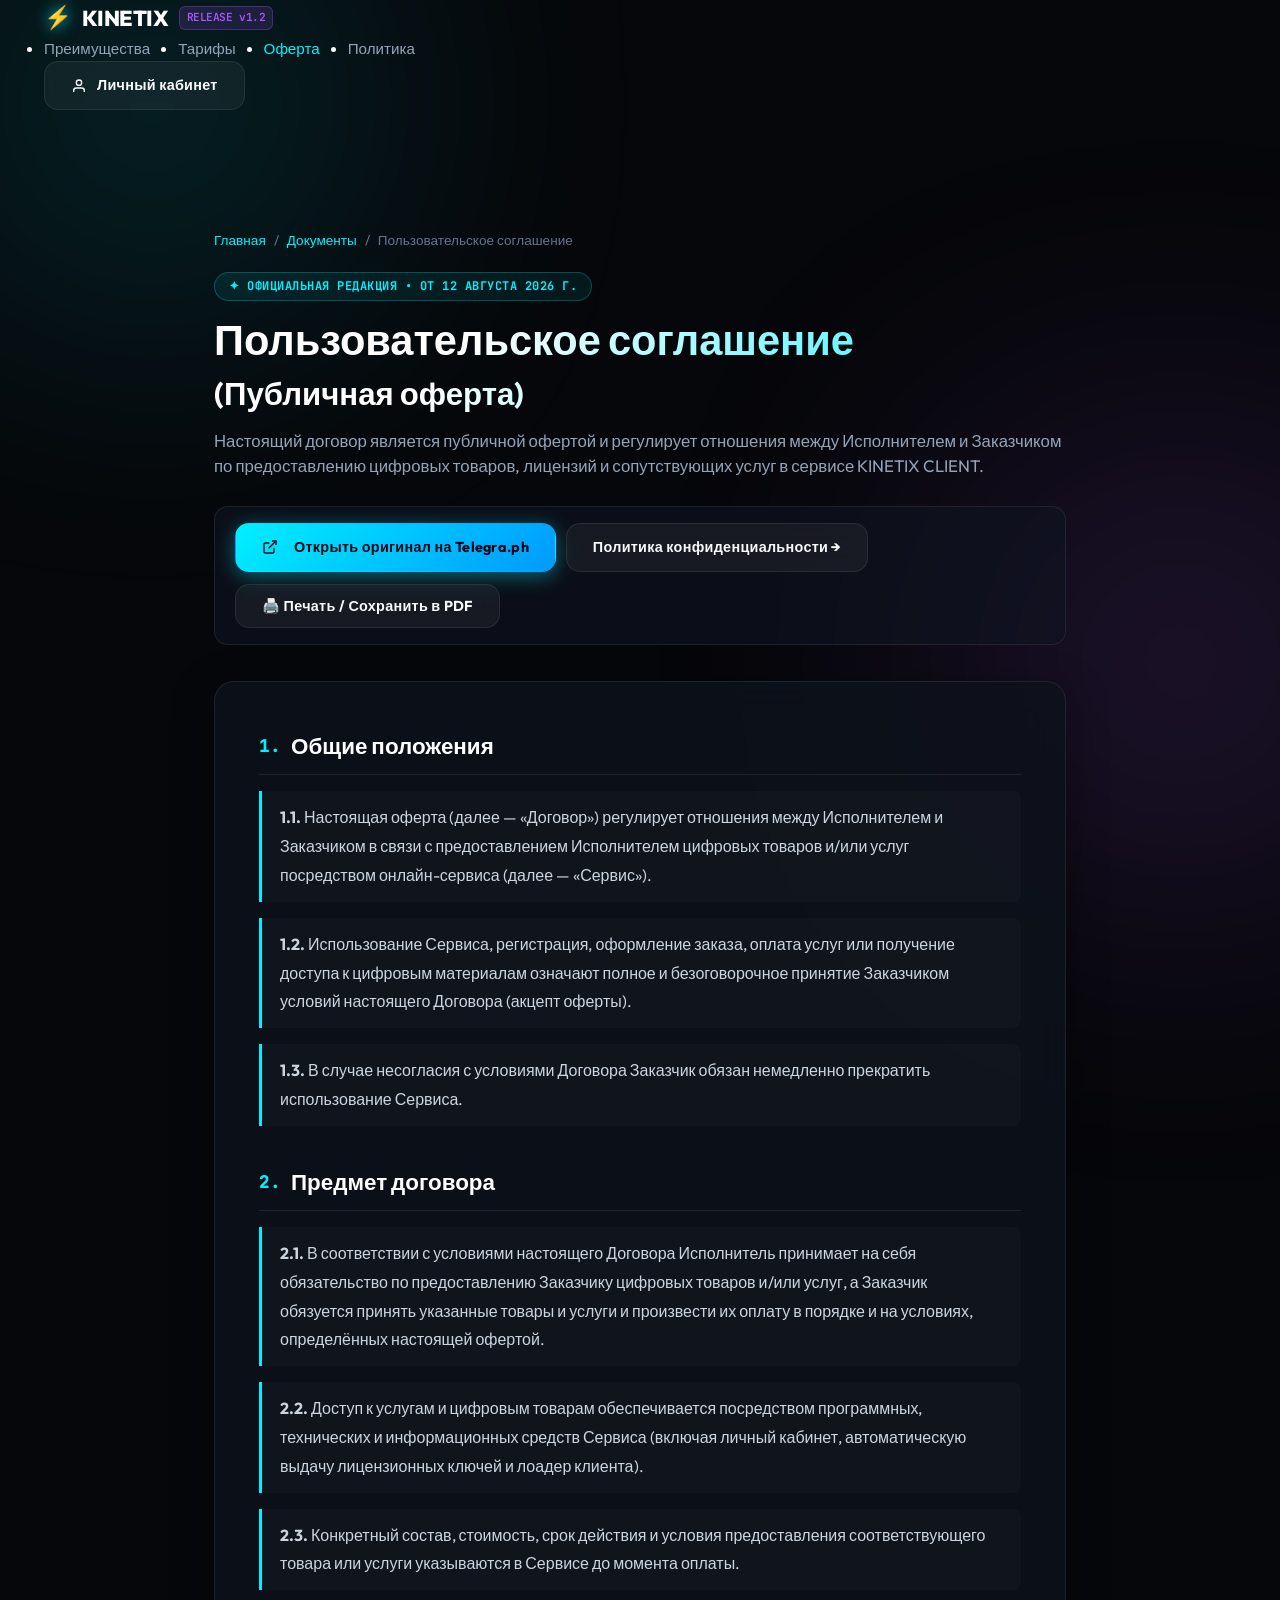
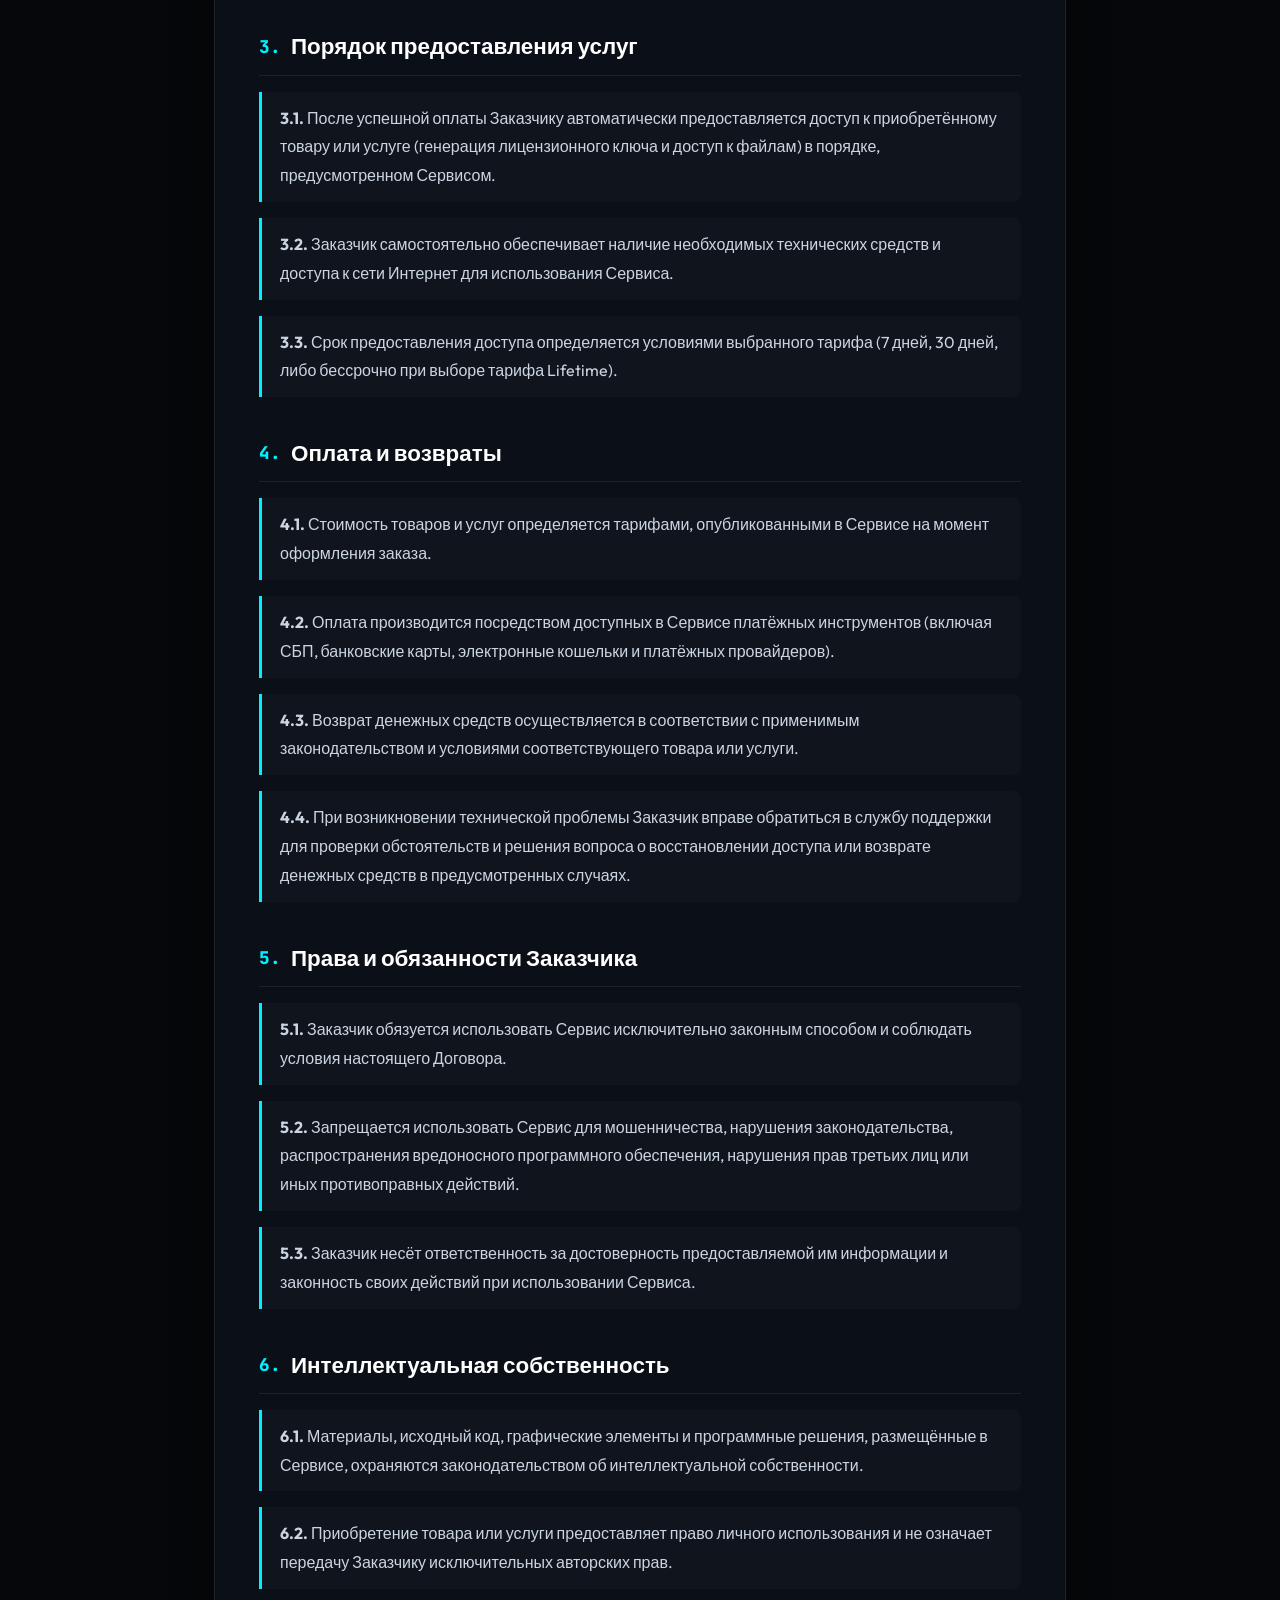
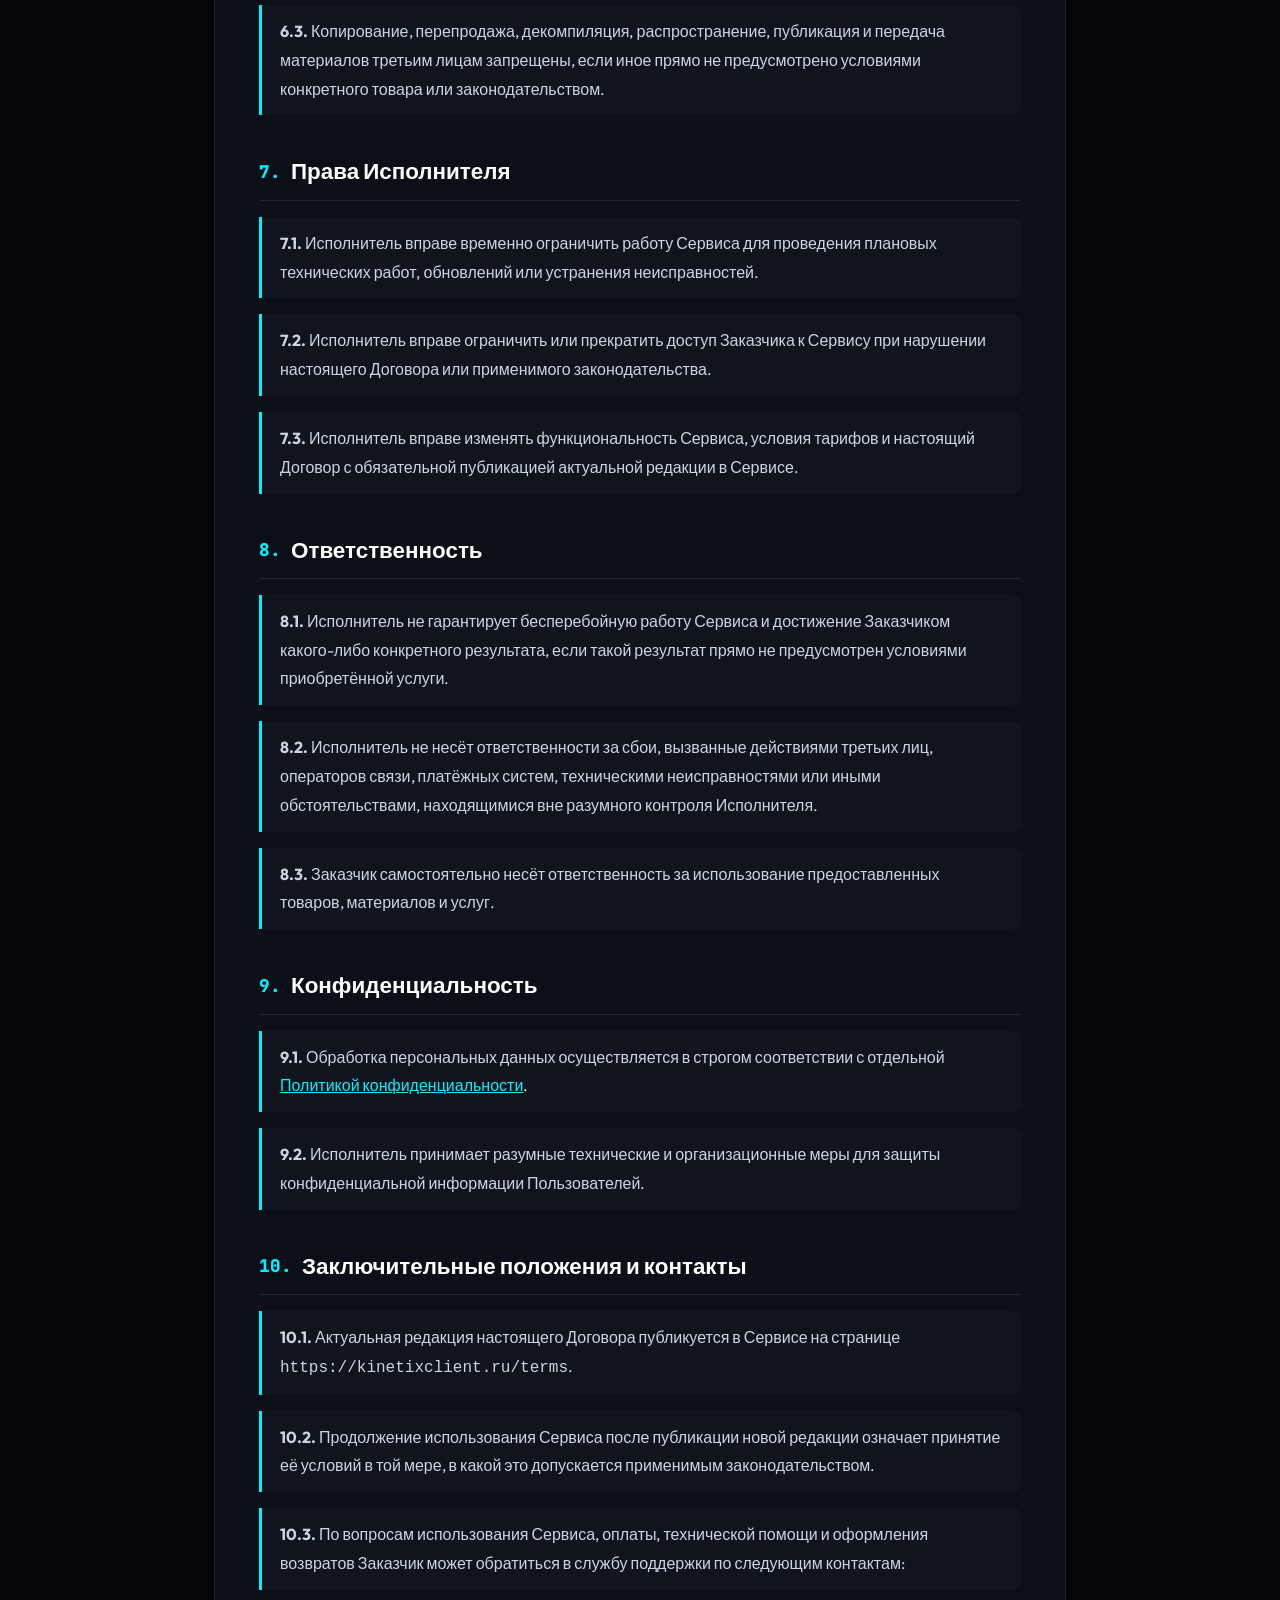
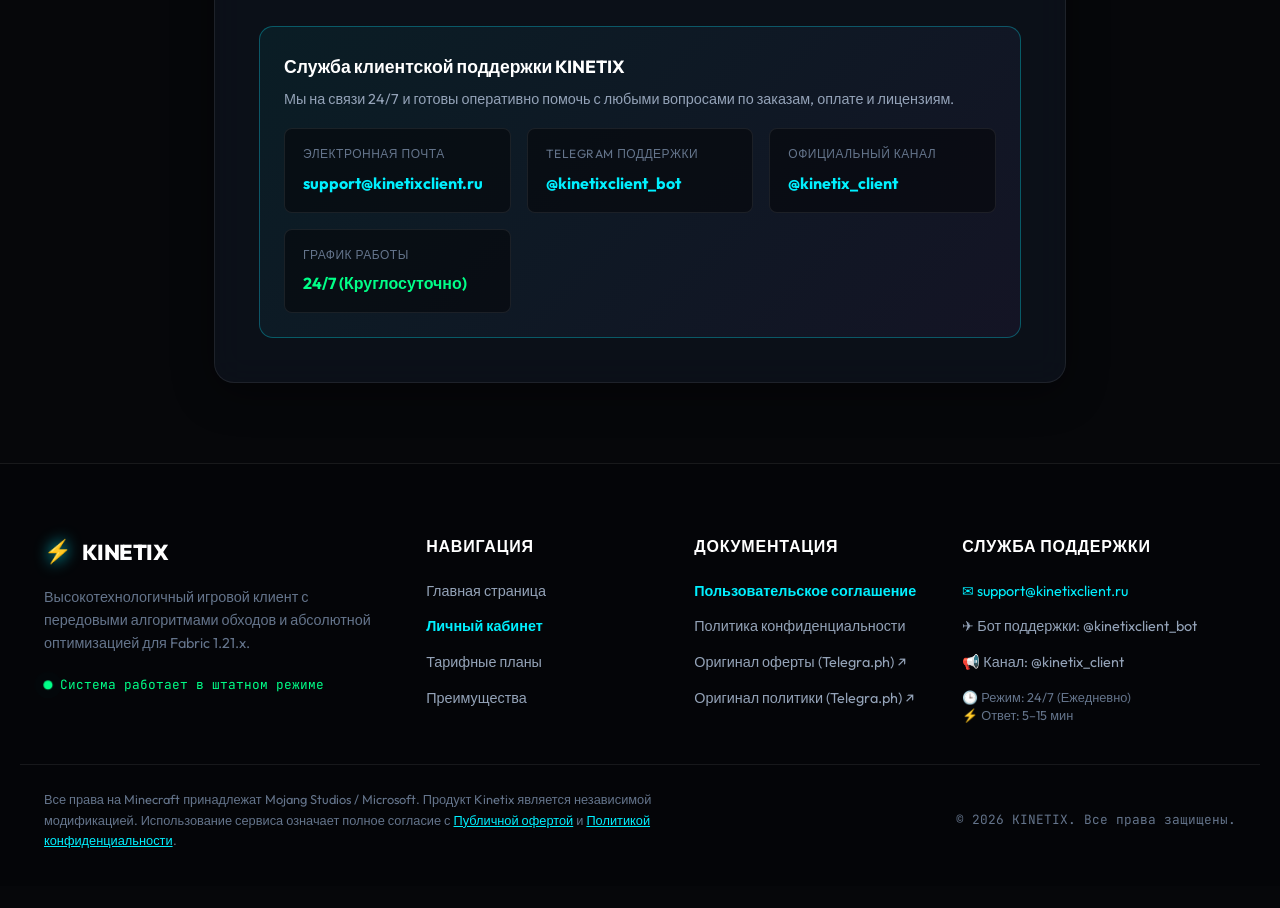
<file: offer.html>
<!DOCTYPE html>
<html lang="ru">
<head>
  <meta charset="UTF-8">
  <meta http-equiv="refresh" content="0; url=terms.html">
  <title>Перенаправление на Пользовательское соглашение (Публичная оферта)</title>
  <link rel="canonical" href="https://kinetixclient.ru/terms.html">
</head>
<body style="background: #06070a; color: #00f0ff; font-family: sans-serif; display: flex; align-items: center; justify-content: center; height: 100vh;">
  <p>Перенаправление на <a href="terms.html" style="color: #00f0ff;">Пользовательское соглашение (Публичная оферта)</a>...</p>
</body>
</html>
</file>
<file: styles.css>
/* ===================================================
   CYBER NEON DARK THEME — STYLES
   =================================================== */

:root {
  --bg-main: #06070a;
  --bg-surface: #0c0f17;
  --bg-card: rgba(16, 21, 34, 0.75);
  --bg-card-hover: rgba(22, 29, 48, 0.9);
  --bg-glass: rgba(255, 255, 255, 0.03);
  
  --border-subtle: rgba(255, 255, 255, 0.08);
  --border-glow: rgba(0, 240, 255, 0.35);
  
  --neon-cyan: #00f0ff;
  --neon-cyan-glow: rgba(0, 240, 255, 0.4);
  --neon-purple: #a855f7;
  --neon-purple-glow: rgba(168, 85, 247, 0.4);
  --neon-green: #00ff88;
  --neon-green-glow: rgba(0, 255, 136, 0.4);
  --neon-pink: #f43f5e;
  
  --text-primary: #f8fafc;
  --text-secondary: #94a3b8;
  --text-muted: #64748b;
  
  --font-head: 'Outfit', -apple-system, BlinkMacSystemFont, sans-serif;
  --font-main: 'Outfit', -apple-system, BlinkMacSystemFont, sans-serif;
  --font-mono: 'JetBrains Mono', monospace;
  
  --radius-sm: 8px;
  --radius-md: 14px;
  --radius-lg: 20px;
  --radius-xl: 28px;
  
  --transition: all 0.3s cubic-bezier(0.16, 1, 0.3, 1);
}

*, *::before, *::after {
  box-sizing: border-box;
  margin: 0;
  padding: 0;
}

html {
  scroll-behavior: smooth;
  color-scheme: dark;
}

body {
  font-family: var(--font-main);
  background-color: var(--bg-main);
  color: var(--text-primary);
  line-height: 1.6;
  overflow-x: hidden;
  position: relative;
  min-height: 100vh;
}

/* Фоновый Canvas и световые шары */
#cyberCanvas {
  position: fixed;
  top: 0;
  left: 0;
  width: 100%;
  height: 100%;
  pointer-events: none;
  z-index: 0;
  opacity: 0.65;
}

.glow-orb {
  position: fixed;
  border-radius: 50%;
  filter: blur(140px);
  pointer-events: none;
  z-index: 0;
  opacity: 0.35;
  animation: floatOrb 18s ease-in-out infinite alternate;
}

.orb-1 {
  width: 500px;
  height: 500px;
  background: radial-gradient(circle, var(--neon-cyan) 0%, transparent 70%);
  top: -150px;
  left: -100px;
}

.orb-2 {
  width: 600px;
  height: 600px;
  background: radial-gradient(circle, var(--neon-purple) 0%, transparent 70%);
  top: 40%;
  right: -200px;
  animation-duration: 22s;
}

.orb-3 {
  width: 450px;
  height: 450px;
  background: radial-gradient(circle, #3b82f6 0%, transparent 70%);
  bottom: 5%;
  left: 20%;
  animation-duration: 16s;
}

@keyframes floatOrb {
  0% { transform: translate(0, 0) scale(1); }
  50% { transform: translate(40px, 60px) scale(1.1); }
  100% { transform: translate(-30px, 30px) scale(0.95); }
}

/* Контейнеры */
.container {
  max-width: 1240px;
  margin: 0 auto;
  padding: 0 24px;
  position: relative;
  z-index: 1;
}

.section {
  padding: 110px 0;
  position: relative;
  z-index: 1;
  scroll-margin-top: 90px;
}

.section-header {
  text-align: center;
  max-width: 700px;
  margin: 0 auto 60px;
}

.badge-sub {
  display: inline-block;
  font-family: var(--font-head);
  font-size: 0.78rem;
  font-weight: 700;
  letter-spacing: 0.12em;
  color: var(--neon-cyan);
  background: rgba(0, 240, 255, 0.08);
  border: 1px solid rgba(0, 240, 255, 0.25);
  padding: 6px 14px;
  border-radius: 999px;
  margin-bottom: 16px;
  text-transform: uppercase;
}

.section-title {
  font-family: var(--font-head);
  font-size: 2.35rem;
  font-weight: 900;
  letter-spacing: -0.01em;
  text-transform: uppercase;
  margin-bottom: 16px;
}

.section-desc {
  color: var(--text-secondary);
  font-size: 1.1rem;
}

/* Типографика и Градиенты */
.gradient-text {
  background: linear-gradient(135deg, #ffffff 0%, var(--neon-cyan) 50%, var(--neon-purple) 100%);
  -webkit-background-clip: text;
  -webkit-text-fill-color: transparent;
}

.neon-green { color: var(--neon-green); }
.neon-cyan { color: var(--neon-cyan); }

/* Кнопки */
.btn {
  display: inline-flex;
  align-items: center;
  justify-content: center;
  gap: 10px;
  padding: 12px 26px;
  border-radius: var(--radius-md);
  font-family: var(--font-head);
  font-weight: 700;
  font-size: 0.9rem;
  letter-spacing: 0.02em;
  text-decoration: none;
  cursor: pointer;
  transition: var(--transition);
  border: 1px solid transparent;
  outline: none;
}

.btn-primary {
  background: linear-gradient(135deg, #00f0ff 0%, #0099ff 100%);
  color: #040914;
  font-weight: 700;
  box-shadow: 0 4px 20px var(--neon-cyan-glow);
}

.btn-primary:hover {
  transform: translateY(-2px);
  box-shadow: 0 8px 30px rgba(0, 240, 255, 0.6);
}

.btn-secondary {
  background: rgba(255, 255, 255, 0.05);
  color: var(--text-primary);
  border: 1px solid var(--border-subtle);
  backdrop-filter: blur(10px);
}

.btn-secondary:hover {
  background: rgba(255, 255, 255, 0.1);
  border-color: rgba(255, 255, 255, 0.2);
  transform: translateY(-2px);
}

.btn-xl {
  padding: 16px 34px;
  font-size: 1.05rem;
  border-radius: var(--radius-md);
}

.btn-glow {
  position: relative;
  overflow: hidden;
}

.btn-glow::after {
  content: '';
  position: absolute;
  top: -50%;
  left: -50%;
  width: 200%;
  height: 200%;
  background: linear-gradient(60deg, transparent, rgba(255, 255, 255, 0.3), transparent);
  transform: rotate(30deg) translateY(-100%);
  transition: transform 0.6s ease;
}

.btn-glow:hover::after {
  transform: rotate(30deg) translateY(100%);
}

/* ===================================================
   НАВИГАЦИЯ (HEADER)
   =================================================== */
.navbar {
  position: sticky;
  top: 0;
  z-index: 100;
  background: rgba(6, 7, 10, 0.85);
  backdrop-filter: blur(20px);
  border-bottom: 1px solid var(--border-subtle);
  padding: 16px 0;
}

.nav-container {
  display: flex;
  align-items: center;
  justify-content: space-between;
  gap: 20px;
}

.logo {
  display: flex;
  align-items: center;
  gap: 10px;
  text-decoration: none;
  color: #fff;
  font-family: var(--font-head);
  font-weight: 800;
  font-size: 1.35rem;
  letter-spacing: -0.02em;
}

.logo-text {
  font-family: var(--font-head);
  font-weight: 800;
}

.logo-icon {
  font-size: 1.4rem;
  filter: drop-shadow(0 0 8px var(--neon-cyan));
}

.logo-badge {
  font-family: var(--font-mono);
  font-size: 0.7rem;
  font-weight: 600;
  background: rgba(168, 85, 247, 0.15);
  color: var(--neon-purple);
  border: 1px solid rgba(168, 85, 247, 0.3);
  padding: 2px 7px;
  border-radius: 6px;
}

.status-pill {
  display: flex;
  align-items: center;
  gap: 8px;
  background: rgba(0, 255, 136, 0.08);
  border: 1px solid rgba(0, 255, 136, 0.25);
  padding: 6px 14px;
  border-radius: 999px;
  font-family: var(--font-mono);
  font-size: 0.75rem;
}

.status-dot {
  width: 8px;
  height: 8px;
  background-color: var(--neon-green);
  border-radius: 50%;
  box-shadow: 0 0 10px var(--neon-green);
  animation: pulseDot 2s infinite;
}

@keyframes pulseDot {
  0% { transform: scale(0.95); opacity: 0.8; }
  50% { transform: scale(1.25); opacity: 1; box-shadow: 0 0 14px var(--neon-green); }
  100% { transform: scale(0.95); opacity: 0.8; }
}

.status-title {
  color: var(--text-muted);
}

.status-value {
  color: var(--neon-green);
  font-weight: 700;
}

.nav-links {
  display: flex;
  align-items: center;
  gap: 28px;
}

.nav-links a {
  color: var(--text-secondary);
  text-decoration: none;
  font-size: 0.95rem;
  font-weight: 500;
  transition: var(--transition);
}

.nav-links a:hover {
  color: var(--neon-cyan);
}

.nav-actions {
  display: flex;
  align-items: center;
  gap: 14px;
}

.btn-community {
  display: inline-flex;
  align-items: center;
  gap: 8px;
  padding: 10px 16px;
  border-radius: var(--radius-md);
  font-size: 0.9rem;
  font-weight: 600;
  text-decoration: none;
  background: rgba(0, 136, 204, 0.12);
  color: #29b6f6;
  border: 1px solid rgba(41, 182, 246, 0.3);
  transition: var(--transition);
}

.btn-community:hover {
  background: rgba(0, 136, 204, 0.22);
  border-color: #29b6f6;
}

.burger-btn {
  display: none;
  flex-direction: column;
  gap: 5px;
  background: none;
  border: none;
  cursor: pointer;
  padding: 4px;
}

.burger-btn span {
  width: 24px;
  height: 2px;
  background: #fff;
  transition: var(--transition);
}

/* ===================================================
   HERO СЕКЦИЯ
   =================================================== */
.hero-section {
  padding: 90px 0 80px;
  position: relative;
}

.hero-grid {
  display: grid;
  grid-template-columns: 1fr;
  max-width: 860px;
  margin: 0 auto;
  text-align: center;
}

.hero-subtitle {
  margin-left: auto;
  margin-right: auto;
}

.hero-cta-group {
  justify-content: center;
}

.hero-stats {
  max-width: 760px;
  margin: 0 auto;
}

.hero-tag {
  display: inline-flex;
  align-items: center;
  gap: 10px;
  background: rgba(255, 255, 255, 0.04);
  border: 1px solid var(--border-subtle);
  backdrop-filter: blur(10px);
  padding: 8px 18px;
  border-radius: 999px;
  font-family: var(--font-mono);
  font-size: 0.82rem;
  color: var(--text-secondary);
  margin-bottom: 24px;
}

.tag-sparkle {
  color: var(--neon-cyan);
}

.tag-divider {
  color: var(--border-subtle);
}

.tag-accent {
  color: var(--neon-purple);
  font-weight: 600;
}

.hero-title {
  font-family: var(--font-head);
  font-size: 3.5rem;
  font-weight: 900;
  line-height: 1.1;
  letter-spacing: -0.02em;
  margin-bottom: 24px;
}

.hero-subtitle {
  font-size: 1.15rem;
  color: var(--text-secondary);
  max-width: 580px;
  margin-bottom: 36px;
  line-height: 1.7;
}

.hero-cta-group {
  display: flex;
  flex-wrap: wrap;
  gap: 16px;
  margin-bottom: 48px;
}

.hero-stats {
  display: grid;
  grid-template-columns: repeat(4, 1fr);
  gap: 16px;
  padding-top: 30px;
  border-top: 1px solid var(--border-subtle);
}

.stat-card {
  display: flex;
  flex-direction: column;
  gap: 4px;
}

.stat-num {
  font-size: 1.7rem;
  font-weight: 800;
  font-family: var(--font-head);
  color: #fff;
}

.stat-label {
  font-size: 0.8rem;
  color: var(--text-muted);
}

/* ===================================================
   АКТУАЛЬНАЯ ПРЕЗЕНТАЦИЯ ЧИТА (CLICKGUI SHOWCASE)
   =================================================== */
:root {
  --gui-theme: #b829ea;
  --gui-theme-glow: rgba(184, 41, 234, 0.45);
}

.gui-showcase-section {
  position: relative;
  padding: 50px 0 80px;
}

.gui-showcase-wrapper {
  max-width: 960px;
  margin: 0 auto;
  position: relative;
}

.gui-showcase-wrapper .preview-mode-bar {
  margin: 0 auto 20px;
}

.gui-showcase-wrapper .clickgui-modules-container {
  max-height: 440px;
  gap: 10px;
}

.hero-visual {
  position: relative;
  width: 100%;
}

/* Переключатель режимов презентации */
.preview-mode-bar {
  display: flex;
  align-items: center;
  gap: 8px;
  margin-bottom: 14px;
  background: rgba(10, 14, 24, 0.7);
  padding: 5px;
  border-radius: var(--radius-md);
  border: 1px solid var(--border-subtle);
  backdrop-filter: blur(12px);
  width: fit-content;
}

.preview-mode-btn {
  display: inline-flex;
  align-items: center;
  gap: 6px;
  padding: 8px 14px;
  border-radius: var(--radius-sm);
  background: transparent;
  border: none;
  color: var(--text-secondary);
  font-family: var(--font-main);
  font-size: 0.8rem;
  font-weight: 600;
  cursor: pointer;
  transition: var(--transition);
}

.preview-mode-btn:hover {
  color: #fff;
  background: rgba(255, 255, 255, 0.05);
}

.preview-mode-btn.active {
  background: rgba(255, 255, 255, 0.1);
  color: #fff;
  box-shadow: 0 2px 10px rgba(0, 0, 0, 0.3);
}

.preview-mode-btn .btn-dot {
  width: 6px;
  height: 6px;
  border-radius: 50%;
  background: var(--gui-theme);
  box-shadow: 0 0 8px var(--gui-theme);
}

/* Водяной знак в игре (In-Game Watermark) */
.in-game-watermark {
  display: inline-flex;
  align-items: center;
  gap: 8px;
  background: rgba(10, 12, 18, 0.85);
  border: 1px solid rgba(255, 255, 255, 0.08);
  border-radius: 8px;
  padding: 6px 12px;
  margin-bottom: 10px;
  box-shadow: 0 8px 24px rgba(0, 0, 0, 0.5);
  backdrop-filter: blur(12px);
}

.wm-k-box {
  width: 22px;
  height: 22px;
  border-radius: 5px;
  background: var(--gui-theme);
  box-shadow: 0 0 10px var(--gui-theme-glow);
  display: flex;
  align-items: center;
  justify-content: center;
  font-family: var(--font-main);
  font-weight: 800;
  font-size: 0.85rem;
  color: #fff;
  transition: all 0.3s ease;
}

.wm-title {
  font-family: var(--font-main);
  font-weight: 700;
  font-size: 0.85rem;
  color: #fff;
  letter-spacing: 0.02em;
}

.wm-chip {
  display: inline-flex;
  align-items: center;
  gap: 4px;
  font-family: var(--font-mono);
  font-size: 0.72rem;
  color: var(--text-secondary);
  background: rgba(255, 255, 255, 0.05);
  padding: 2px 7px;
  border-radius: 4px;
}

.wm-chip.fps {
  color: var(--neon-green);
}

.wm-chip.fps .chip-dot {
  width: 5px;
  height: 5px;
  border-radius: 50%;
  background: var(--neon-green);
  box-shadow: 0 0 6px var(--neon-green);
}

.wm-chip.role {
  color: #fbbf24;
  font-weight: 700;
  background: rgba(251, 191, 36, 0.1);
}

/* Верхняя плашка выбора тем оформления (Theme Bar) */
.clickgui-theme-bar {
  display: flex;
  align-items: center;
  justify-content: space-between;
  background: rgba(14, 18, 28, 0.9);
  border: 1px solid rgba(255, 255, 255, 0.08);
  border-bottom: none;
  border-radius: var(--radius-lg) var(--radius-lg) 0 0;
  padding: 8px 14px;
  backdrop-filter: blur(20px);
}

.theme-bar-left {
  display: flex;
  align-items: center;
  gap: 8px;
  font-size: 0.8rem;
}

.theme-k-badge {
  display: inline-flex;
  align-items: center;
  justify-content: center;
  width: 18px;
  height: 18px;
  border-radius: 4px;
  background: var(--gui-theme);
  color: #fff;
  font-weight: 800;
  font-size: 0.7rem;
  transition: all 0.3s ease;
}

.theme-title {
  font-weight: 700;
  color: var(--text-secondary);
}

.theme-sep {
  color: rgba(255, 255, 255, 0.2);
}

.theme-sub {
  color: #fff;
  font-weight: 600;
}

.theme-palette {
  display: flex;
  align-items: center;
  gap: 8px;
}

.theme-dot {
  width: 16px;
  height: 16px;
  border-radius: 50%;
  border: 2px solid transparent;
  background: var(--c);
  cursor: pointer;
  padding: 0;
  transition: transform 0.2s ease, box-shadow 0.2s ease;
}

.theme-dot:hover {
  transform: scale(1.25);
  box-shadow: 0 0 10px var(--c);
}

.theme-dot.active {
  border-color: #fff;
  transform: scale(1.15);
  box-shadow: 0 0 10px var(--c);
}

/* Главное окно ClickGUI */
.actual-clickgui {
  background: rgba(12, 15, 24, 0.94);
  border: 1px solid rgba(255, 255, 255, 0.1);
  border-radius: 0 0 var(--radius-lg) var(--radius-lg);
  backdrop-filter: blur(30px);
  box-shadow: 0 25px 60px -15px rgba(0, 0, 0, 0.8), 0 0 35px var(--gui-theme-glow);
  overflow: hidden;
  transition: box-shadow 0.3s ease, border-color 0.3s ease;
}

.clickgui-layout {
  display: grid;
  grid-template-columns: 56px minmax(0, 1fr);
  min-height: 330px;
}

/* Сайдбар ClickGUI */
.clickgui-sidebar {
  background: rgba(8, 10, 16, 0.8);
  border-right: 1px solid rgba(255, 255, 255, 0.06);
  display: flex;
  flex-direction: column;
  justify-content: space-between;
  align-items: center;
  padding: 12px 6px;
}

.sidebar-top {
  display: flex;
  flex-direction: column;
  align-items: center;
  gap: 10px;
  width: 100%;
}

/* Квадратный логотип «K» в верхнем левом углу */
.sidebar-k-logo {
  width: 32px;
  height: 32px;
  border-radius: 7px;
  background: var(--gui-theme);
  box-shadow: 0 0 14px var(--gui-theme-glow);
  display: flex;
  align-items: center;
  justify-content: center;
  font-family: var(--font-main);
  font-weight: 800;
  font-size: 1.15rem;
  color: #fff;
  user-select: none;
  transition: all 0.3s ease;
}

.sidebar-divider {
  width: 28px;
  height: 2px;
  background: rgba(255, 255, 255, 0.08);
  border-radius: 2px;
}

.sidebar-categories {
  display: flex;
  flex-direction: column;
  gap: 6px;
  width: 100%;
  align-items: center;
}

.cat-btn {
  width: 38px;
  height: 38px;
  border-radius: 8px;
  background: transparent;
  border: 1px solid transparent;
  color: var(--text-secondary);
  display: flex;
  align-items: center;
  justify-content: center;
  cursor: pointer;
  transition: all 0.2s ease;
  position: relative;
}

.cat-btn .cat-icon {
  font-size: 1.1rem;
}

.cat-btn .cat-label {
  display: none;
}

.cat-btn:hover {
  color: #fff;
  background: rgba(255, 255, 255, 0.06);
}

.cat-btn.active {
  background: rgba(255, 255, 255, 0.08);
  border-color: var(--gui-theme);
  color: #fff;
  box-shadow: 0 0 12px var(--gui-theme-glow);
}

/* Аватарка в нижнем левом углу ClickGUI */
.sidebar-bottom {
  display: flex;
  flex-direction: column;
  align-items: center;
}

.clickgui-avatar-box {
  width: 34px;
  height: 34px;
  border-radius: 50%;
  padding: 2px;
  border: 2px solid var(--gui-theme);
  box-shadow: 0 0 10px var(--gui-theme-glow);
  position: relative;
  cursor: pointer;
  transition: all 0.3s ease;
}

.clickgui-avatar-box:hover {
  transform: scale(1.1);
}

.clickgui-avatar-img {
  width: 100%;
  height: 100%;
  border-radius: 50%;
  object-fit: cover;
  display: block;
}

.avatar-online-dot {
  position: absolute;
  bottom: 0px;
  right: 0px;
  width: 8px;
  height: 8px;
  border-radius: 50%;
  background: var(--neon-green);
  border: 1.5px solid #080a10;
  box-shadow: 0 0 6px var(--neon-green);
}

/* Основное пространство ClickGUI */
.clickgui-main {
  display: flex;
  flex-direction: column;
  min-width: 0;
  width: 100%;
}

.clickgui-header {
  display: flex;
  align-items: center;
  justify-content: space-between;
  padding: 10px 16px;
  background: rgba(10, 13, 20, 0.5);
  border-bottom: 1px solid rgba(255, 255, 255, 0.06);
  gap: 12px;
  overflow: hidden;
}

.header-breadcrumb {
  display: flex;
  align-items: center;
  gap: 6px;
  font-size: 0.8rem;
  min-width: 0;
  flex: 1 1 auto;
}

.breadcrumb-k {
  width: 15px;
  height: 15px;
  border-radius: 3px;
  background: var(--gui-theme);
  color: #fff;
  display: inline-flex;
  align-items: center;
  justify-content: center;
  font-size: 0.65rem;
  font-weight: 800;
  transition: all 0.3s ease;
  flex-shrink: 0;
}

.breadcrumb-client {
  color: var(--text-muted);
  font-weight: 500;
  flex-shrink: 0;
}

.breadcrumb-arrow {
  color: rgba(255, 255, 255, 0.2);
  flex-shrink: 0;
}

.breadcrumb-cat {
  color: #fff;
  font-weight: 700;
  white-space: nowrap;
  overflow: hidden;
  text-overflow: ellipsis;
}

.header-search {
  display: flex;
  align-items: center;
  gap: 6px;
  background: rgba(255, 255, 255, 0.04);
  border: 1px solid rgba(255, 255, 255, 0.08);
  border-radius: 6px;
  padding: 4px 8px;
  color: var(--text-muted);
  flex-shrink: 0;
}

.header-search input {
  background: transparent;
  border: none;
  outline: none;
  font-family: var(--font-main);
  font-size: 0.75rem;
  color: #fff;
  width: 120px;
}

.header-search input::placeholder {
  color: var(--text-muted);
}

/* Двухколоночный грид модулей */
.clickgui-modules-container {
  padding: 14px;
  display: grid;
  grid-template-columns: repeat(2, minmax(0, 1fr));
  grid-auto-rows: minmax(68px, auto);
  gap: 10px;
  max-height: 440px;
  overflow-y: auto;
  align-content: start;
  min-width: 0;
}

.clickgui-modules-container::-webkit-scrollbar {
  width: 4px;
}
.clickgui-modules-container::-webkit-scrollbar-thumb {
  background: rgba(255, 255, 255, 0.15);
  border-radius: 4px;
}

.clickgui-card {
  background: rgba(255, 255, 255, 0.02);
  border: 1px solid rgba(255, 255, 255, 0.06);
  border-radius: 8px;
  padding: 10px 14px;
  display: flex;
  flex-direction: column;
  justify-content: center;
  gap: 5px;
  min-height: 68px;
  transition: all 0.2s ease;
  min-width: 0;
}

.clickgui-card:hover {
  border-color: rgba(255, 255, 255, 0.15);
  background: rgba(255, 255, 255, 0.035);
}

.clickgui-card.active {
  background: rgba(255, 255, 255, 0.04);
  border-color: var(--gui-theme);
  box-shadow: 0 0 10px var(--gui-theme-glow);
}

.card-top-row {
  display: flex;
  align-items: center;
  justify-content: space-between;
  min-width: 0;
  gap: 8px;
}

.card-title-group {
  display: flex;
  align-items: center;
  gap: 6px;
  min-width: 0;
  overflow: hidden;
}

.card-name {
  font-family: var(--font-head);
  font-size: 0.85rem;
  font-weight: 700;
  color: #fff;
  letter-spacing: 0.02em;
  white-space: nowrap;
  overflow: hidden;
  text-overflow: ellipsis;
}

.card-bind {
  font-family: var(--font-mono);
  font-size: 0.65rem;
  background: rgba(255, 255, 255, 0.06);
  color: var(--text-secondary);
  padding: 1px 5px;
  border-radius: 3px;
  border: 1px solid rgba(255, 255, 255, 0.08);
}

.card-desc {
  font-family: var(--font-main);
  font-size: 0.72rem;
  line-height: 1.35;
  color: var(--text-secondary);
  white-space: normal;
  display: -webkit-box;
  -webkit-line-clamp: 2;
  -webkit-box-orient: vertical;
  overflow: hidden;
  min-width: 0;
}

/* Переключатели (Toggle Switch) */
.toggle-switch {
  position: relative;
  display: inline-block;
  width: 36px;
  height: 18px;
}

.toggle-switch input {
  opacity: 0;
  width: 0;
  height: 0;
}

.slider {
  position: absolute;
  cursor: pointer;
  top: 0; left: 0; right: 0; bottom: 0;
  background-color: rgba(255, 255, 255, 0.15);
  transition: .3s;
  border-radius: 20px;
}

.slider:before {
  position: absolute;
  content: "";
  height: 12px;
  width: 12px;
  left: 3px;
  bottom: 3px;
  background-color: white;
  transition: .3s;
  border-radius: 50%;
}

input:checked + .slider {
  background-color: var(--gui-theme);
  box-shadow: 0 0 10px var(--gui-theme-glow);
}

input:checked + .slider:before {
  transform: translateX(18px);
  background-color: #040914;
}

/* Нижний TargetHUD */
.clickgui-footer {
  margin-top: auto;
  padding: 8px 14px;
  background: rgba(8, 10, 16, 0.8);
  border-top: 1px solid rgba(255, 255, 255, 0.06);
}

.target-hud-bar {
  display: flex;
  align-items: center;
  gap: 10px;
  font-family: var(--font-mono);
  font-size: 0.72rem;
  color: var(--text-secondary);
}

.th-label {
  color: var(--gui-theme);
  font-weight: 700;
}

.th-name {
  color: #fff;
  font-weight: 600;
}

.th-hp {
  color: var(--neon-green);
}

.th-dist {
  color: var(--text-muted);
}

.th-bypass {
  margin-left: auto;
  color: var(--neon-cyan);
}

.gui-glow-shadow {
  position: absolute;
  bottom: -20px;
  left: 5%;
  width: 90%;
  height: 40px;
  background: var(--gui-theme);
  filter: blur(45px);
  opacity: 0.25;
  z-index: -1;
  transition: background 0.3s ease;
}

/* Карточки со скриншотами и 3D превью */
.screenshot-card {
  background: rgba(12, 15, 24, 0.9);
  border: 1px solid rgba(0, 240, 255, 0.25);
  border-radius: var(--radius-lg);
  overflow: hidden;
  box-shadow: 0 25px 60px -15px rgba(0, 0, 0, 0.8);
  backdrop-filter: blur(20px);
}

.screenshot-header {
  display: flex;
  align-items: center;
  justify-content: space-between;
  padding: 12px 18px;
  background: rgba(8, 10, 16, 0.8);
  border-bottom: 1px solid rgba(255, 255, 255, 0.06);
}

.sh-left {
  display: flex;
  align-items: center;
  gap: 10px;
}

.sh-badge-live {
  font-family: var(--font-mono);
  font-size: 0.7rem;
  font-weight: 700;
  color: var(--neon-green);
  background: rgba(16, 185, 129, 0.12);
  padding: 3px 8px;
  border-radius: 4px;
}

.sh-badge-menu {
  font-family: var(--font-mono);
  font-size: 0.7rem;
  font-weight: 700;
  color: var(--neon-cyan);
  background: rgba(0, 240, 255, 0.12);
  padding: 3px 8px;
  border-radius: 4px;
}

.sh-title {
  font-size: 0.85rem;
  font-weight: 600;
  color: #fff;
}

.btn-open-full {
  display: inline-flex;
  align-items: center;
  gap: 5px;
  font-size: 0.75rem;
  color: var(--text-secondary);
  transition: color 0.2s;
}

.btn-open-full:hover {
  color: var(--neon-cyan);
}

.screenshot-img-box {
  position: relative;
  overflow: hidden;
}

.real-mc-screenshot {
  width: 100%;
  height: auto;
  display: block;
  object-fit: cover;
  transition: transform 0.3s ease;
}

/* Интерактивные пины на скриншоте */
.screenshot-pin {
  position: absolute;
  cursor: pointer;
}

.screenshot-pin .pin-dot {
  width: 12px;
  height: 12px;
  border-radius: 50%;
  background: var(--neon-cyan);
  border: 2px solid #fff;
  box-shadow: 0 0 12px var(--neon-cyan);
  animation: pulseDot 2s infinite;
}

.screenshot-pin .pin-popup {
  position: absolute;
  bottom: 20px;
  left: 50%;
  transform: translateX(-50%);
  background: rgba(8, 10, 16, 0.9);
  color: #fff;
  font-size: 0.75rem;
  font-weight: 600;
  padding: 5px 10px;
  border-radius: 6px;
  border: 1px solid var(--neon-cyan);
  white-space: nowrap;
  pointer-events: none;
  opacity: 0;
  transition: opacity 0.2s ease, transform 0.2s ease;
  box-shadow: 0 4px 15px rgba(0, 0, 0, 0.5);
}

.screenshot-pin:hover .pin-popup {
  opacity: 1;
  transform: translateX(-50%) translateY(-4px);
}

.pin-watermark {
  top: 5%;
  left: 6%;
}

.pin-potions {
  top: 32%;
  left: 48%;
}

.pin-esp {
  top: 42%;
  left: 68%;
}

@keyframes pulseDot {
  0% { transform: scale(1); box-shadow: 0 0 0 0 rgba(0, 240, 255, 0.7); }
  70% { transform: scale(1.15); box-shadow: 0 0 0 8px rgba(0, 240, 255, 0); }
  100% { transform: scale(1); box-shadow: 0 0 0 0 rgba(0, 240, 255, 0); }
}

@media (max-width: 640px) {
  .clickgui-modules-container {
    grid-template-columns: 1fr;
  }
  .preview-mode-bar {
    width: 100%;
    overflow-x: auto;
  }
}

/* ===================================================
   СЕКЦИЯ ПРЕИМУЩЕСТВ (FEATURES)
   =================================================== */
.features-grid {
  display: grid;
  grid-template-columns: repeat(auto-fit, minmax(260px, 1fr));
  gap: 24px;
}

.feature-card {
  position: relative;
  background: var(--bg-card);
  border: 1px solid var(--border-subtle);
  border-radius: var(--radius-lg);
  padding: 34px 28px;
  backdrop-filter: blur(16px);
  overflow: hidden;
  transition: var(--transition);
}

.feature-card:hover {
  transform: translateY(-6px);
  border-color: rgba(0, 240, 255, 0.3);
  background: var(--bg-card-hover);
}

.feature-icon-box {
  width: 58px;
  height: 58px;
  border-radius: var(--radius-md);
  display: flex;
  align-items: center;
  justify-content: center;
  margin-bottom: 24px;
  position: relative;
}

.feature-icon-box.cyan {
  background: rgba(0, 240, 255, 0.1);
  color: var(--neon-cyan);
  border: 1px solid rgba(0, 240, 255, 0.25);
}

.feature-icon-box.purple {
  background: rgba(168, 85, 247, 0.1);
  color: var(--neon-purple);
  border: 1px solid rgba(168, 85, 247, 0.25);
}

.feature-icon-box.green {
  background: rgba(0, 255, 136, 0.1);
  color: var(--neon-green);
  border: 1px solid rgba(0, 255, 136, 0.25);
}

.feature-icon-box.pink {
  background: rgba(244, 63, 94, 0.1);
  color: var(--neon-pink);
  border: 1px solid rgba(244, 63, 94, 0.25);
}

.feature-card h3 {
  font-size: 1.25rem;
  font-weight: 700;
  margin-bottom: 12px;
  color: #fff;
}

.feature-card p {
  color: var(--text-secondary);
  font-size: 0.95rem;
  line-height: 1.6;
}

.card-glow {
  position: absolute;
  top: 0;
  right: 0;
  width: 150px;
  height: 150px;
  background: radial-gradient(circle, rgba(0, 240, 255, 0.15) 0%, transparent 70%);
  opacity: 0;
  transition: opacity 0.4s ease;
  pointer-events: none;
}

.feature-card:hover .card-glow {
  opacity: 1;
}

/* ===================================================
   СЕКЦИЯ МОДУЛЕЙ (MODULES SHOWCASE)
   =================================================== */
.module-filter-bar {
  display: flex;
  justify-content: center;
  flex-wrap: wrap;
  gap: 10px;
  margin-bottom: 40px;
}

.filter-btn {
  padding: 10px 20px;
  border-radius: 999px;
  background: rgba(255, 255, 255, 0.04);
  border: 1px solid var(--border-subtle);
  color: var(--text-secondary);
  font-family: var(--font-main);
  font-weight: 600;
  font-size: 0.9rem;
  cursor: pointer;
  transition: var(--transition);
}

.filter-btn:hover {
  background: rgba(255, 255, 255, 0.08);
  color: #fff;
}

.filter-btn.active {
  background: rgba(0, 240, 255, 0.12);
  border-color: var(--neon-cyan);
  color: var(--neon-cyan);
  box-shadow: 0 0 16px rgba(0, 240, 255, 0.2);
}

.modules-grid {
  display: grid;
  grid-template-columns: repeat(auto-fill, minmax(280px, 1fr));
  gap: 20px;
}

.mod-card {
  background: rgba(14, 18, 28, 0.7);
  border: 1px solid var(--border-subtle);
  border-radius: var(--radius-md);
  padding: 22px;
  backdrop-filter: blur(12px);
  transition: var(--transition);
  position: relative;
  overflow: hidden;
}

.mod-card:hover {
  transform: translateY(-4px);
  border-color: rgba(0, 240, 255, 0.3);
  background: rgba(20, 26, 42, 0.85);
}

.mod-header {
  display: flex;
  align-items: center;
  justify-content: space-between;
  margin-bottom: 10px;
}

.mod-name {
  font-size: 1.05rem;
  font-weight: 700;
  color: #fff;
}

.mod-cat-badge {
  font-family: var(--font-mono);
  font-size: 0.65rem;
  text-transform: uppercase;
  padding: 3px 8px;
  border-radius: 4px;
  background: rgba(255, 255, 255, 0.05);
  color: var(--text-muted);
}

.mod-desc {
  font-size: 0.88rem;
  color: var(--text-secondary);
  line-height: 1.5;
}

/* ===================================================
   ТАРИФЫ (PRICING)
   =================================================== */
.pricing-grid {
  display: grid;
  grid-template-columns: repeat(auto-fit, minmax(260px, 1fr));
  gap: 24px;
  align-items: stretch;
  margin-bottom: 50px;
}

.pricing-card {
  background: var(--bg-card);
  border: 1px solid var(--border-subtle);
  border-radius: var(--radius-xl);
  padding: 38px 28px;
  display: flex;
  flex-direction: column;
  backdrop-filter: blur(16px);
  position: relative;
  transition: var(--transition);
}

.pricing-card:hover {
  transform: translateY(-8px);
  border-color: rgba(255, 255, 255, 0.2);
}

.pricing-card.popular {
  border-color: rgba(0, 240, 255, 0.5);
  background: linear-gradient(180deg, rgba(16, 26, 46, 0.85) 0%, rgba(10, 14, 24, 0.9) 100%);
  box-shadow: 0 0 35px rgba(0, 240, 255, 0.2);
}

.popular-ribbon {
  position: absolute;
  top: -14px;
  left: 50%;
  transform: translateX(-50%);
  background: linear-gradient(135deg, var(--neon-cyan) 0%, #0099ff 100%);
  color: #040914;
  font-family: var(--font-head);
  font-size: 0.72rem;
  font-weight: 800;
  letter-spacing: 0.08em;
  padding: 6px 16px;
  border-radius: 999px;
  box-shadow: 0 4px 14px var(--neon-cyan-glow);
  white-space: nowrap;
}

.plan-header {
  margin-bottom: 24px;
  text-align: center;
}

.plan-name {
  font-family: var(--font-head);
  font-size: 1.45rem;
  font-weight: 800;
  color: #fff;
  margin-bottom: 6px;
  letter-spacing: 0.02em;
}

.plan-badge {
  display: inline-block;
  font-size: 0.8rem;
  color: var(--neon-purple);
  font-family: var(--font-mono);
}

.plan-price-box {
  display: flex;
  align-items: baseline;
  justify-content: center;
  gap: 4px;
  margin-bottom: 28px;
  padding: 16px 0;
  border-top: 1px solid var(--border-subtle);
  border-bottom: 1px solid var(--border-subtle);
}

.plan-price {
  font-size: 2.7rem;
  font-weight: 900;
  font-family: var(--font-head);
  color: #fff;
  line-height: 1;
}

.plan-currency {
  font-size: 1.6rem;
  font-weight: 800;
  font-family: var(--font-head);
  color: var(--neon-cyan);
}

.plan-period {
  font-size: 0.88rem;
  color: var(--text-muted);
}

.plan-features {
  list-style: none;
  display: flex;
  flex-direction: column;
  gap: 14px;
  margin-bottom: 34px;
  flex-grow: 1;
}

.plan-features li {
  display: flex;
  align-items: flex-start;
  gap: 12px;
  font-size: 0.92rem;
  color: var(--text-secondary);
  line-height: 1.4;
}

.plan-features li svg {
  flex-shrink: 0;
  margin-top: 2px;
  color: var(--neon-green);
}

.pricing-card .btn {
  width: 100%;
}

.payment-methods-banner {
  background: rgba(255, 255, 255, 0.02);
  border: 1px solid var(--border-subtle);
  border-radius: var(--radius-lg);
  padding: 24px 30px;
  display: flex;
  align-items: center;
  justify-content: space-between;
  flex-wrap: wrap;
  gap: 20px;
}

.methods-title {
  font-size: 0.95rem;
  font-weight: 600;
  color: var(--text-secondary);
}

.methods-list {
  display: flex;
  flex-wrap: wrap;
  gap: 10px;
}

.pay-chip {
  background: rgba(255, 255, 255, 0.04);
  border: 1px solid var(--border-subtle);
  padding: 6px 14px;
  border-radius: 999px;
  font-size: 0.8rem;
  color: var(--text-secondary);
}

/* ===================================================
   FAQ (АККОРДЕОН)
   =================================================== */
.faq-container {
  max-width: 860px;
}

.faq-list {
  display: flex;
  flex-direction: column;
  gap: 16px;
}

.faq-item {
  background: var(--bg-card);
  border: 1px solid var(--border-subtle);
  border-radius: var(--radius-md);
  backdrop-filter: blur(12px);
  overflow: hidden;
  transition: var(--transition);
}

.faq-item:hover {
  border-color: rgba(0, 240, 255, 0.25);
}

.faq-item.active {
  border-color: rgba(0, 240, 255, 0.4);
  background: rgba(18, 24, 38, 0.85);
}

.faq-question {
  width: 100%;
  padding: 22px 26px;
  background: none;
  border: none;
  color: #fff;
  font-family: var(--font-main);
  font-size: 1.05rem;
  font-weight: 600;
  text-align: left;
  display: flex;
  align-items: center;
  justify-content: space-between;
  cursor: pointer;
}

.faq-icon {
  font-size: 1.2rem;
  color: var(--neon-cyan);
  transition: transform 0.3s ease;
}

.faq-item.active .faq-icon {
  transform: rotate(45deg);
}

.faq-answer {
  max-height: 0;
  overflow: hidden;
  transition: max-height 0.35s cubic-bezier(0, 1, 0, 1);
  padding: 0 26px;
  color: var(--text-secondary);
  font-size: 0.95rem;
  line-height: 1.7;
}

.faq-item.active .faq-answer {
  max-height: 300px;
  padding-bottom: 22px;
  transition: max-height 0.35s ease-in-out;
}

/* ===================================================
   CTA ФИНАЛЬНЫЙ БАННЕР
   =================================================== */
.cta-banner-section {
  padding-bottom: 110px;
}

.cta-banner {
  background: linear-gradient(135deg, rgba(20, 28, 48, 0.9) 0%, rgba(10, 15, 26, 0.95) 100%);
  border: 1px solid rgba(0, 240, 255, 0.35);
  border-radius: var(--radius-xl);
  padding: 60px 50px;
  display: flex;
  align-items: center;
  justify-content: space-between;
  position: relative;
  overflow: hidden;
  box-shadow: 0 0 50px rgba(0, 240, 255, 0.15);
}

.cta-content {
  max-width: 650px;
  z-index: 2;
}

.cta-content h2 {
  font-family: var(--font-head);
  font-size: 2.3rem;
  font-weight: 900;
  margin-bottom: 16px;
  color: #fff;
  letter-spacing: -0.01em;
}

.cta-content p {
  color: var(--text-secondary);
  font-size: 1.1rem;
  margin-bottom: 32px;
}

.cta-buttons {
  display: flex;
  flex-wrap: wrap;
  gap: 16px;
}

.energy-circle {
  position: absolute;
  right: -80px;
  top: -80px;
  width: 400px;
  height: 400px;
  border-radius: 50%;
  background: radial-gradient(circle, rgba(0, 240, 255, 0.25) 0%, transparent 70%);
  filter: blur(50px);
  pointer-events: none;
}

/* ===================================================
   ПОДВАЛ (FOOTER)
   =================================================== */
.footer {
  background: #040508;
  border-top: 1px solid var(--border-subtle);
  padding: 70px 0 35px;
  position: relative;
  z-index: 1;
}

.footer-container {
  display: grid;
  grid-template-columns: 1.5fr 1fr 1fr 1.2fr;
  gap: 40px;
  margin-bottom: 40px;
}

.footer-desc {
  color: var(--text-muted);
  font-size: 0.9rem;
  margin: 16px 0 20px;
  line-height: 1.6;
}

.footer-status {
  display: flex;
  align-items: center;
  gap: 8px;
  font-size: 0.8rem;
  color: var(--neon-green);
  font-family: var(--font-mono);
}

.footer-col h4 {
  font-size: 1rem;
  font-weight: 700;
  color: #fff;
  margin-bottom: 18px;
  text-transform: uppercase;
  letter-spacing: 0.05em;
}

.footer-links {
  list-style: none;
  display: flex;
  flex-direction: column;
  gap: 10px;
}

.footer-links a {
  color: var(--text-secondary);
  text-decoration: none;
  font-size: 0.9rem;
  transition: var(--transition);
}

.footer-links a:hover {
  color: var(--neon-cyan);
  padding-left: 4px;
}

.disclaimer-text {
  font-size: 0.8rem;
  color: var(--text-muted);
  line-height: 1.6;
  margin-bottom: 20px;
}

.copyright {
  font-size: 0.8rem;
  color: var(--text-muted);
  font-family: var(--font-mono);
}

/* ===================================================
   МОДАЛЬНОЕ ОКНО ПОКУПКИ (MODAL)
   =================================================== */
.modal-overlay {
  position: fixed;
  top: 0;
  left: 0;
  width: 100%;
  height: 100%;
  background: rgba(4, 6, 12, 0.85);
  backdrop-filter: blur(14px);
  z-index: 1000;
  display: flex;
  align-items: center;
  justify-content: center;
  padding: 20px;
  opacity: 0;
  pointer-events: none;
  transition: opacity 0.3s ease;
}

.modal-overlay.active {
  opacity: 1;
  pointer-events: auto;
}

.modal-card {
  background: #0d121f;
  border: 1px solid rgba(0, 240, 255, 0.35);
  box-shadow: 0 0 50px rgba(0, 240, 255, 0.2);
  border-radius: var(--radius-xl);
  max-width: 520px;
  width: 100%;
  padding: 36px;
  position: relative;
  transform: translateY(20px) scale(0.96);
  transition: transform 0.3s ease;
}

.modal-overlay.active .modal-card {
  transform: translateY(0) scale(1);
}

.modal-close {
  position: absolute;
  top: 20px;
  right: 20px;
  background: rgba(255, 255, 255, 0.05);
  border: 1px solid var(--border-subtle);
  color: var(--text-secondary);
  width: 34px;
  height: 34px;
  border-radius: 50%;
  display: flex;
  align-items: center;
  justify-content: center;
  cursor: pointer;
  transition: var(--transition);
}

.modal-close:hover {
  background: rgba(255, 255, 255, 0.15);
  color: #fff;
}

.modal-header {
  text-align: center;
  margin-bottom: 24px;
}

.modal-badge {
  display: inline-block;
  font-family: var(--font-mono);
  font-size: 0.75rem;
  color: var(--neon-cyan);
  background: rgba(0, 240, 255, 0.1);
  padding: 4px 12px;
  border-radius: 999px;
  margin-bottom: 8px;
}

.modal-title {
  font-family: var(--font-head);
  font-size: 1.5rem;
  font-weight: 800;
  color: #fff;
  margin-bottom: 8px;
}

.modal-price-tag {
  font-size: 1rem;
  color: var(--text-secondary);
}

.modal-price {
  font-family: var(--font-head);
  font-weight: 800;
  color: var(--neon-cyan);
  font-size: 1.3rem;
}

.modal-instructions {
  font-size: 0.92rem;
  color: var(--text-secondary);
  text-align: center;
  margin-bottom: 20px;
}

.payment-options {
  display: flex;
  flex-direction: column;
  gap: 12px;
  margin-bottom: 24px;
}

.pay-option {
  display: flex;
  align-items: center;
  gap: 16px;
  padding: 16px 20px;
  border-radius: var(--radius-md);
  text-decoration: none;
  transition: var(--transition);
  border: 1px solid transparent;
}

button.pay-option {
  width: 100%;
  font-family: inherit;
  font-size: inherit;
  cursor: pointer;
  text-align: left;
}

.site-option {
  background: rgba(0, 240, 255, 0.08);
  border-color: rgba(0, 240, 255, 0.25);
  color: #fff;
}

.site-option:hover {
  background: rgba(0, 240, 255, 0.18);
  border-color: #00f0ff;
  transform: translateX(4px);
}

.tg-option {
  background: rgba(41, 182, 246, 0.08);
  border-color: rgba(41, 182, 246, 0.25);
  color: #fff;
}

.tg-option:hover {
  background: rgba(41, 182, 246, 0.18);
  border-color: #29b6f6;
  transform: translateX(4px);
}

.ds-option {
  background: rgba(114, 137, 218, 0.08);
  border-color: rgba(114, 137, 218, 0.25);
  color: #fff;
}

.ds-option:hover {
  background: rgba(114, 137, 218, 0.18);
  border-color: #7289da;
  transform: translateX(4px);
}

.pay-option-icon {
  flex-shrink: 0;
  width: 44px;
  height: 44px;
  border-radius: var(--radius-sm);
  display: flex;
  align-items: center;
  justify-content: center;
}

.tg-option .pay-option-icon {
  background: #29b6f6;
  color: #051329;
}

.ds-option .pay-option-icon {
  background: #5865f2;
  color: #fff;
}

.pay-option-text {
  flex-grow: 1;
  display: flex;
  flex-direction: column;
}

.pay-option-text strong {
  font-size: 1rem;
}

.pay-option-text span {
  font-size: 0.78rem;
  color: var(--text-muted);
}

.pay-arrow {
  font-size: 1.2rem;
  color: var(--text-muted);
}

.modal-footer-note {
  display: flex;
  align-items: center;
  gap: 10px;
  font-size: 0.78rem;
  color: var(--text-muted);
  background: rgba(255, 255, 255, 0.02);
  padding: 12px;
  border-radius: var(--radius-sm);
}

/* ===================================================
   АДАПТИВНОСТЬ (RESPONSIVE)
   =================================================== */
@media (max-width: 1024px) {
  .hero-grid {
    grid-template-columns: 1fr;
    gap: 50px;
  }
  .hero-content {
    text-align: center;
  }
  .hero-subtitle {
    margin: 0 auto 36px;
  }
  .hero-cta-group {
    justify-content: center;
  }
  .hero-stats {
    max-width: 600px;
    margin: 0 auto;
  }
  .footer-container {
    grid-template-columns: 1fr 1fr;
  }
}

@media (max-width: 768px) {
  .nav-links, .status-pill, .btn-community {
    display: none;
  }
  .burger-btn {
    display: flex;
  }
  .hero-title {
    font-size: 2.6rem;
  }
  .hero-stats {
    grid-template-columns: repeat(2, 1fr);
  }
  .cta-banner {
    padding: 40px 24px;
    text-align: center;
  }
  .cta-buttons {
    justify-content: center;
  }
  .footer-container {
    grid-template-columns: 1fr;
  }
  .gui-body {
    grid-template-columns: 85px 1fr;
  }
}
</file>
<file: dashboard.css>
/* ===================================================
   DASHBOARD / PERSONAL CABINET STYLES
   =================================================== */

.dash-body {
  background-color: var(--bg-main);
  color: var(--text-primary);
  min-height: 100vh;
  display: flex;
  flex-direction: column;
}

.dash-navbar {
  border-bottom: 1px solid var(--border-subtle);
  background: rgba(6, 7, 10, 0.85);
  backdrop-filter: blur(20px);
  position: sticky;
  top: 0;
  z-index: 100;
  padding: 14px 0;
}

.dash-nav-container {
  display: flex;
  align-items: center;
  justify-content: space-between;
}

.dash-nav-left {
  display: flex;
  align-items: center;
  gap: 20px;
}

.back-home-link {
  display: inline-flex;
  align-items: center;
  gap: 8px;
  color: var(--text-secondary);
  text-decoration: none;
  font-size: 0.88rem;
  font-weight: 500;
  transition: var(--transition);
  padding: 6px 14px;
  border-radius: var(--radius-sm);
  background: var(--bg-glass);
  border: 1px solid var(--border-subtle);
}

.back-home-link:hover {
  color: var(--neon-cyan);
  border-color: var(--border-glow);
  transform: translateX(-2px);
}

.dash-nav-user {
  display: flex;
  align-items: center;
  gap: 16px;
}

.nav-user-chip {
  display: flex;
  align-items: center;
  gap: 10px;
  padding: 5px 14px 5px 6px;
  background: var(--bg-card);
  border: 1px solid var(--border-subtle);
  border-radius: 999px;
  cursor: pointer;
  transition: var(--transition);
}

.nav-user-chip:hover {
  border-color: var(--neon-cyan);
}

.nav-avatar-mini {
  width: 32px;
  height: 32px;
  border-radius: 50%;
  border: 2px solid var(--neon-cyan);
  object-fit: cover;
  background: #111;
}

.nav-user-info {
  display: flex;
  flex-direction: column;
}

.nav-username {
  font-size: 0.85rem;
  font-weight: 700;
  color: var(--text-primary);
  line-height: 1.1;
}

.nav-user-role {
  font-size: 0.68rem;
  font-weight: 600;
  color: var(--neon-cyan);
  font-family: var(--font-mono);
}

.btn-logout {
  background: rgba(244, 63, 94, 0.1);
  border: 1px solid rgba(244, 63, 94, 0.25);
  color: var(--neon-pink);
  padding: 8px 14px;
  border-radius: var(--radius-sm);
  font-size: 0.85rem;
  font-weight: 600;
  cursor: pointer;
  display: inline-flex;
  align-items: center;
  gap: 6px;
  transition: var(--transition);
}

.btn-logout:hover {
  background: rgba(244, 63, 94, 0.2);
  border-color: var(--neon-pink);
  transform: translateY(-1px);
}

.dash-main {
  flex: 1;
  padding: 32px 0 60px;
  position: relative;
  z-index: 1;
}

.auth-wrapper {
  max-width: 460px;
  margin: 40px auto 60px;
  background: rgba(13, 16, 25, 0.88);
  border: 1px solid rgba(255, 255, 255, 0.08);
  border-radius: 20px;
  padding: 36px 32px 30px;
  box-shadow: 0 25px 60px rgba(0, 0, 0, 0.7), 0 0 35px rgba(0, 240, 255, 0.08);
  backdrop-filter: blur(25px);
  -webkit-backdrop-filter: blur(25px);
  position: relative;
  overflow: hidden;
}

.auth-wrapper::before {
  content: '';
  position: absolute;
  top: 0;
  left: 0;
  right: 0;
  height: 3px;
  background: linear-gradient(90deg, var(--neon-cyan), #7928ca, var(--neon-cyan));
  background-size: 200% 100%;
  animation: authGlowBar 4s linear infinite;
}

@keyframes authGlowBar {
  0% { background-position: 0% 50%; }
  50% { background-position: 100% 50%; }
  100% { background-position: 0% 50%; }
}

/* Шапка карточки входа */
.auth-header {
  text-align: center;
  margin-bottom: 22px;
}

.auth-brand-badge {
  display: inline-flex;
  align-items: center;
  gap: 8px;
  padding: 4px 14px;
  border-radius: 20px;
  background: rgba(0, 240, 255, 0.07);
  border: 1px solid rgba(0, 240, 255, 0.25);
  color: var(--neon-cyan);
  font-size: 0.72rem;
  font-weight: 700;
  letter-spacing: 0.1em;
  text-transform: uppercase;
  margin-bottom: 12px;
}

.auth-brand-badge .badge-dot {
  width: 6px;
  height: 6px;
  border-radius: 50%;
  background: var(--neon-cyan);
  box-shadow: 0 0 8px var(--neon-cyan);
  animation: pulseDot 2s ease-in-out infinite;
}

.auth-title {
  font-size: 1.55rem;
  font-weight: 800;
  color: #fff;
  margin-bottom: 6px;
  letter-spacing: -0.02em;
}

.auth-subtitle {
  font-size: 0.85rem;
  color: var(--text-secondary);
  line-height: 1.4;
}

/* Баннер уведомления (при переходе с кнопки покупки) */
.auth-notice {
  background: linear-gradient(135deg, rgba(0, 240, 255, 0.1) 0%, rgba(120, 0, 255, 0.08) 100%);
  border: 1px solid rgba(0, 240, 255, 0.35);
  border-radius: 12px;
  padding: 14px 16px;
  margin-bottom: 20px;
  display: flex;
  align-items: flex-start;
  gap: 12px;
  box-shadow: 0 4px 20px rgba(0, 240, 255, 0.12);
  line-height: 1.4;
  position: relative;
}

.auth-notice .notice-icon-box {
  font-size: 1.3rem;
  line-height: 1;
  padding: 8px;
  background: rgba(0, 240, 255, 0.12);
  border: 1px solid rgba(0, 240, 255, 0.25);
  border-radius: 10px;
  flex-shrink: 0;
}

.auth-notice .notice-content {
  flex: 1;
}

.auth-notice .notice-title {
  font-size: 0.88rem;
  font-weight: 700;
  color: #fff;
  margin-bottom: 4px;
}

.auth-notice .notice-plan-highlight {
  color: var(--neon-cyan);
  text-shadow: 0 0 10px rgba(0, 240, 255, 0.4);
}

.auth-notice .notice-desc {
  font-size: 0.78rem;
  color: #94a3b8;
  line-height: 1.35;
}

/* Переключатель вкладок Вход / Регистрация */
.auth-tabs {
  display: flex;
  gap: 4px;
  margin-bottom: 22px;
  background: rgba(6, 9, 15, 0.75);
  padding: 4px;
  border-radius: 12px;
  border: 1px solid rgba(255, 255, 255, 0.08);
}

.auth-tab-btn {
  flex: 1;
  padding: 10px 14px;
  background: transparent;
  border: 1px solid transparent;
  color: #94a3b8;
  font-weight: 600;
  font-size: 0.88rem;
  border-radius: 8px;
  cursor: pointer;
  transition: all 0.25s ease;
  text-align: center;
}

.auth-tab-btn:hover:not(.active) {
  color: #e2e8f0;
  background: rgba(255, 255, 255, 0.03);
}

.auth-tab-btn.active {
  background: linear-gradient(135deg, rgba(0, 240, 255, 0.16), rgba(0, 150, 255, 0.1));
  border: 1px solid rgba(0, 240, 255, 0.4);
  color: #fff;
  box-shadow: 0 2px 12px rgba(0, 240, 255, 0.2);
  text-shadow: 0 0 10px rgba(0, 240, 255, 0.4);
}

/* Формы и поля ввода */
.form-group {
  margin-bottom: 18px;
}

.form-group label {
  display: flex;
  justify-content: space-between;
  align-items: center;
  font-size: 0.78rem;
  font-weight: 600;
  letter-spacing: 0.04em;
  text-transform: uppercase;
  color: #94a3b8;
  margin-bottom: 8px;
}

.form-group label .label-hint {
  font-size: 0.72rem;
  font-weight: 400;
  color: #64748b;
  text-transform: none;
  letter-spacing: normal;
}

.input-icon-wrap {
  position: relative;
  width: 100%;
  display: flex;
  align-items: center;
}

.input-icon-wrap svg {
  position: absolute;
  left: 14px;
  top: 50%;
  transform: translateY(-50%);
  width: 18px;
  height: 18px;
  color: #64748b;
  pointer-events: none;
  transition: color 0.2s ease;
  z-index: 2;
}

.dash-input {
  width: 100% !important;
  height: 48px !important;
  padding: 0 16px 0 44px !important;
  background: rgba(7, 10, 18, 0.75) !important;
  border: 1px solid rgba(255, 255, 255, 0.1) !important;
  border-radius: 10px !important;
  color: #fff !important;
  font-size: 0.92rem !important;
  font-family: inherit;
  transition: all 0.25s ease;
  box-sizing: border-box !important;
}

.dash-input::placeholder {
  color: #475569;
  font-weight: 400;
}

.dash-input:focus {
  outline: none !important;
  border-color: var(--neon-cyan) !important;
  background: rgba(10, 15, 28, 0.92) !important;
  box-shadow: 0 0 16px rgba(0, 240, 255, 0.25), inset 0 0 10px rgba(0, 240, 255, 0.05) !important;
}

.input-icon-wrap:focus-within svg {
  color: var(--neon-cyan);
}

.btn-block {
  width: 100%;
  height: 48px;
  margin-top: 12px;
  display: inline-flex;
  align-items: center;
  justify-content: center;
  font-weight: 700;
  font-size: 0.95rem;
  letter-spacing: 0.02em;
  border-radius: 10px;
  cursor: pointer;
  transition: all 0.25s ease;
}

/* Ссылка быстрого переключения под кнопкой */
.auth-switch-prompt {
  margin-top: 18px;
  text-align: center;
  font-size: 0.82rem;
  color: #94a3b8;
  display: flex;
  align-items: center;
  justify-content: center;
  gap: 6px;
}

.auth-switch-prompt .switch-link {
  background: none;
  border: none;
  color: var(--neon-cyan);
  font-weight: 600;
  font-size: 0.82rem;
  cursor: pointer;
  padding: 0;
  text-decoration: underline;
  text-underline-offset: 3px;
  transition: color 0.2s;
}

.auth-switch-prompt .switch-link:hover {
  color: #fff;
}

/* Кнопка "Назад на главную" */
.auth-back-link {
  display: inline-flex;
  align-items: center;
  justify-content: center;
  gap: 8px;
  width: 100%;
  margin-top: 20px;
  padding-top: 16px;
  border-top: 1px solid rgba(255, 255, 255, 0.06);
  font-size: 0.82rem;
  color: #64748b;
  text-decoration: none;
  transition: color 0.2s;
}

.auth-back-link:hover {
  color: var(--neon-cyan);
}

.dash-layout {
  display: grid !important;
  grid-template-columns: 260px minmax(0, 1fr);
  gap: 28px;
  align-items: start;
  position: relative;
}

.dash-layout[style*="none"] {
  display: none !important;
}

.dash-sidebar {
  background: rgba(12, 16, 26, 0.88);
  border: 1px solid rgba(255, 255, 255, 0.08);
  border-radius: var(--radius-lg);
  padding: 24px 16px;
  backdrop-filter: blur(25px);
  position: sticky;
  top: 90px;
  z-index: 10;
  box-shadow: 0 15px 35px rgba(0, 0, 0, 0.4);
}

.sidebar-profile {
  text-align: center;
  padding-bottom: 20px;
  border-bottom: 1px solid var(--border-subtle);
  margin-bottom: 20px;
}

.profile-avatar-box {
  position: relative;
  width: 84px;
  height: 84px;
  margin: 0 auto 14px;
}

.profile-avatar-img {
  width: 100%;
  height: 100%;
  border-radius: 50%;
  border: 3px solid var(--neon-cyan);
  box-shadow: 0 0 20px var(--neon-cyan-glow);
  object-fit: cover;
  background: #111;
}

.avatar-badge {
  position: absolute;
  bottom: 0;
  right: 0;
  width: 22px;
  height: 22px;
  background: var(--neon-green);
  border: 3px solid var(--bg-surface);
  border-radius: 50%;
}

.profile-username {
  font-size: 1.2rem;
  font-weight: 800;
  color: var(--text-primary);
  margin-bottom: 4px;
}

.profile-tag {
  display: inline-block;
  padding: 3px 10px;
  background: rgba(168, 85, 247, 0.15);
  border: 1px solid rgba(168, 85, 247, 0.35);
  color: var(--neon-purple);
  border-radius: 999px;
  font-size: 0.75rem;
  font-weight: 700;
  font-family: var(--font-mono);
}

.dash-menu {
  display: flex;
  flex-direction: column;
  gap: 6px;
}

.dash-menu-item {
  display: flex;
  align-items: center;
  gap: 12px;
  padding: 12px 16px;
  color: var(--text-secondary);
  border-radius: var(--radius-sm);
  background: transparent;
  border: none;
  font-size: 0.92rem;
  font-weight: 600;
  font-family: inherit;
  cursor: pointer;
  transition: var(--transition);
  text-align: left;
  width: 100%;
}

.dash-menu-item svg {
  color: var(--text-muted);
  transition: var(--transition);
}

.dash-menu-item:hover {
  color: var(--text-primary);
  background: rgba(255, 255, 255, 0.04);
}

.dash-menu-item:hover svg {
  color: var(--neon-cyan);
}

.dash-menu-item.active {
  color: var(--neon-cyan);
  background: rgba(0, 240, 255, 0.08);
  border: 1px solid var(--border-glow);
}

.dash-menu-item.active svg {
  color: var(--neon-cyan);
}

.dash-content {
  display: flex;
  flex-direction: column;
  gap: 24px;
}

.dash-stats-row {
  display: grid;
  grid-template-columns: repeat(auto-fit, minmax(200px, 1fr));
  gap: 16px;
}

.dash-stat-card {
  background: var(--bg-card);
  border: 1px solid var(--border-subtle);
  border-radius: var(--radius-md);
  padding: 18px 20px;
  backdrop-filter: blur(20px);
  display: flex;
  align-items: center;
  gap: 16px;
  transition: var(--transition);
}

.dash-stat-card:hover {
  border-color: var(--border-glow);
  transform: translateY(-2px);
}

.stat-icon-wrap {
  width: 44px;
  height: 44px;
  border-radius: var(--radius-sm);
  background: rgba(0, 240, 255, 0.1);
  color: var(--neon-cyan);
  display: flex;
  align-items: center;
  justify-content: center;
  flex-shrink: 0;
}

.stat-icon-wrap.purple {
  background: rgba(168, 85, 247, 0.1);
  color: var(--neon-purple);
}

.stat-icon-wrap.green {
  background: rgba(0, 255, 136, 0.1);
  color: var(--neon-green);
}

.stat-icon-wrap.pink {
  background: rgba(244, 63, 94, 0.1);
  color: var(--neon-pink);
}

.dash-stat-info h4 {
  font-size: 0.75rem;
  font-weight: 500;
  color: var(--text-muted);
  text-transform: uppercase;
  letter-spacing: 0.5px;
  margin-bottom: 4px;
}

.dash-stat-val {
  font-size: 1.3rem;
  font-weight: 800;
  color: var(--text-primary);
  line-height: 1.2;
}

.dash-tab-pane {
  display: none;
  animation: fadeInPane 0.3s ease-in-out;
}

.dash-tab-pane.active {
  display: block;
}

@keyframes fadeInPane {
  from { opacity: 0; transform: translateY(6px); }
  to { opacity: 1; transform: translateY(0); }
}

.dash-card {
  background: var(--bg-card);
  border: 1px solid var(--border-subtle);
  border-radius: var(--radius-lg);
  padding: 26px;
  backdrop-filter: blur(20px);
  margin-bottom: 22px;
  position: relative;
}

.dash-card-header {
  display: flex;
  align-items: center;
  justify-content: space-between;
  margin-bottom: 20px;
  padding-bottom: 14px;
  border-bottom: 1px solid var(--border-subtle);
}

.card-title-group {
  display: flex;
  align-items: center;
  gap: 12px;
}

.card-title-icon {
  width: 34px;
  height: 34px;
  border-radius: 8px;
  background: rgba(0, 240, 255, 0.1);
  color: var(--neon-cyan);
  display: flex;
  align-items: center;
  justify-content: center;
}

.dash-card-header h3 {
  font-size: 1.2rem;
  font-weight: 800;
}

.sub-banner {
  display: flex;
  align-items: center;
  justify-content: space-between;
  background: linear-gradient(135deg, rgba(0, 240, 255, 0.12) 0%, rgba(168, 85, 247, 0.12) 100%);
  border: 1px solid var(--border-glow);
  border-radius: var(--radius-md);
  padding: 24px;
  margin-bottom: 22px;
}

.sub-banner-left {
  display: flex;
  align-items: center;
  gap: 18px;
}

.sub-badge-large {
  padding: 6px 14px;
  background: var(--neon-cyan);
  color: #000;
  font-weight: 900;
  font-size: 0.85rem;
  border-radius: 999px;
  letter-spacing: 0.5px;
}

.sub-plan-title {
  font-size: 1.35rem;
  font-weight: 800;
  color: var(--text-primary);
  margin-bottom: 4px;
}

.sub-plan-expiry {
  color: var(--text-secondary);
  font-size: 0.9rem;
}

.downloads-grid {
  display: grid;
  grid-template-columns: repeat(auto-fit, minmax(260px, 1fr));
  gap: 20px;
  margin-bottom: 24px;
}

.dl-card {
  background: rgba(10, 14, 24, 0.75);
  border: 1px solid var(--border-subtle);
  border-radius: var(--radius-md);
  padding: 24px;
  display: flex;
  flex-direction: column;
  justify-content: space-between;
  transition: var(--transition);
}

.dl-card:hover {
  border-color: var(--border-glow);
  transform: translateY(-3px);
  box-shadow: 0 10px 30px rgba(0, 0, 0, 0.5);
}

.dl-card-top {
  display: flex;
  align-items: flex-start;
  gap: 16px;
  margin-bottom: 14px;
}

.dl-icon {
  width: 46px;
  height: 46px;
  border-radius: var(--radius-sm);
  background: rgba(0, 240, 255, 0.12);
  color: var(--neon-cyan);
  display: flex;
  align-items: center;
  justify-content: center;
  flex-shrink: 0;
}

.dl-icon.purple {
  background: rgba(168, 85, 247, 0.12);
  color: var(--neon-purple);
}

.dl-meta h4 {
  font-size: 1.05rem;
  font-weight: 700;
  margin-bottom: 4px;
}

.dl-version-tag {
  font-size: 0.72rem;
  font-family: var(--font-mono);
  color: var(--neon-cyan);
  background: rgba(0, 240, 255, 0.1);
  padding: 2px 8px;
  border-radius: 4px;
}

.dl-desc {
  font-size: 0.88rem;
  color: var(--text-secondary);
  margin-bottom: 20px;
  line-height: 1.5;
}

.hwid-box {
  background: rgba(6, 8, 14, 0.8);
  border: 1px solid var(--border-subtle);
  border-radius: var(--radius-md);
  padding: 20px;
  display: flex;
  align-items: center;
  justify-content: space-between;
  gap: 20px;
  margin-bottom: 20px;
}

.hwid-val {
  font-family: var(--font-mono);
  font-size: 1.15rem;
  font-weight: 700;
  color: var(--neon-cyan);
  letter-spacing: 1px;
}

.configs-table {
  width: 100%;
  border-collapse: collapse;
}

.configs-table th {
  text-align: left;
  padding: 12px 16px;
  font-size: 0.78rem;
  text-transform: uppercase;
  color: var(--text-muted);
  border-bottom: 1px solid var(--border-subtle);
  font-family: var(--font-mono);
}

.configs-table td {
  padding: 16px;
  border-bottom: 1px solid rgba(255, 255, 255, 0.04);
  font-size: 0.9rem;
}

.configs-table tr:hover td {
  background: rgba(255, 255, 255, 0.02);
}

.toast-container {
  position: fixed;
  bottom: 28px;
  right: 28px;
  display: flex;
  flex-direction: column;
  gap: 10px;
  z-index: 9999;
}

.cyber-toast {
  background: var(--bg-surface);
  border: 1px solid var(--border-glow);
  color: var(--text-primary);
  padding: 14px 20px;
  border-radius: var(--radius-sm);
  box-shadow: 0 10px 30px rgba(0, 0, 0, 0.6);
  font-size: 0.9rem;
  font-weight: 500;
  display: flex;
  align-items: center;
  gap: 12px;
  animation: slideToast 0.3s ease-out;
}

@keyframes slideToast {
  from { transform: translateX(50px); opacity: 0; }
  to { transform: translateX(0); opacity: 1; }
}

@media (max-width: 960px) {
  .dash-layout {
    display: flex !important;
    flex-direction: column;
    gap: 20px;
  }
  .dash-sidebar {
    position: relative !important;
    top: 0 !important;
    width: 100%;
    padding: 14px;
    z-index: 5;
  }
  .sidebar-profile {
    display: none;
  }
  .dash-menu {
    flex-direction: row;
    overflow-x: auto;
    gap: 8px;
    padding-bottom: 6px;
    -webkit-overflow-scrolling: touch;
  }
  .dash-menu::-webkit-scrollbar {
    height: 4px;
  }
  .dash-menu::-webkit-scrollbar-thumb {
    background: rgba(255, 255, 255, 0.2);
    border-radius: 4px;
  }
  .dash-menu-item {
    white-space: nowrap;
    padding: 10px 14px;
    flex-shrink: 0;
    width: auto;
    font-size: 0.85rem;
  }
  .sub-banner {
    flex-direction: column;
    align-items: flex-start;
    gap: 16px;
  }
  .hwid-box {
    flex-direction: column;
    align-items: flex-start;
  }
}

/* ===================================================
   ADMIN PANEL STYLES
   =================================================== */

.profile-tag.admin-tag {
  background: linear-gradient(135deg, rgba(255, 51, 102, 0.25), rgba(255, 215, 0, 0.25));
  border: 1px solid rgba(255, 215, 0, 0.6);
  color: #ffd700;
  box-shadow: 0 0 15px rgba(255, 51, 102, 0.35);
  font-weight: 800;
}

.nav-user-role.admin-role {
  color: #ffd700;
  text-shadow: 0 0 10px rgba(255, 215, 0, 0.5);
  font-weight: 800;
}

.admin-badge {
  background: linear-gradient(135deg, #ff3366, #ffd700);
  color: #000;
  font-weight: 900;
  padding: 4px 10px;
  border-radius: 999px;
  font-size: 0.75rem;
  display: inline-flex;
  align-items: center;
  gap: 4px;
}

.admin-only-item {
  border-left: 3px solid #ff3366 !important;
}

.admin-generator-box {
  background: rgba(15, 20, 32, 0.8);
  border: 1px solid var(--border-subtle);
  border-radius: var(--radius-md);
  padding: 24px;
  margin-bottom: 24px;
}

.keys-list-area {
  background: rgba(0, 0, 0, 0.6);
  border: 1px solid var(--border-subtle);
  border-radius: var(--radius-sm);
  padding: 14px;
  font-family: var(--font-mono);
  font-size: 0.88rem;
  color: var(--neon-cyan);
  max-height: 220px;
  overflow-y: auto;
  white-space: pre-wrap;
  margin-top: 14px;
  line-height: 1.6;
}

.admin-select {
  padding: 10px 14px;
  background: rgba(10, 13, 20, 0.8);
  border: 1px solid var(--border-subtle);
  border-radius: var(--radius-sm);
  color: var(--text-primary);
  font-size: 0.95rem;
  font-family: inherit;
}

.admin-select:focus {
  outline: none;
  border-color: var(--neon-cyan);
}

.admin-table {
  width: 100%;
  border-collapse: collapse;
}

.admin-table th {
  text-align: left;
  padding: 12px 14px;
  font-size: 0.78rem;
  text-transform: uppercase;
  color: var(--text-muted);
  border-bottom: 1px solid var(--border-subtle);
  font-family: var(--font-mono);
}

.admin-table td {
  padding: 14px;
  border-bottom: 1px solid rgba(255, 255, 255, 0.04);
  font-size: 0.88rem;
}

.admin-table tr:hover td {
  background: rgba(255, 255, 255, 0.02);
}
</file>
